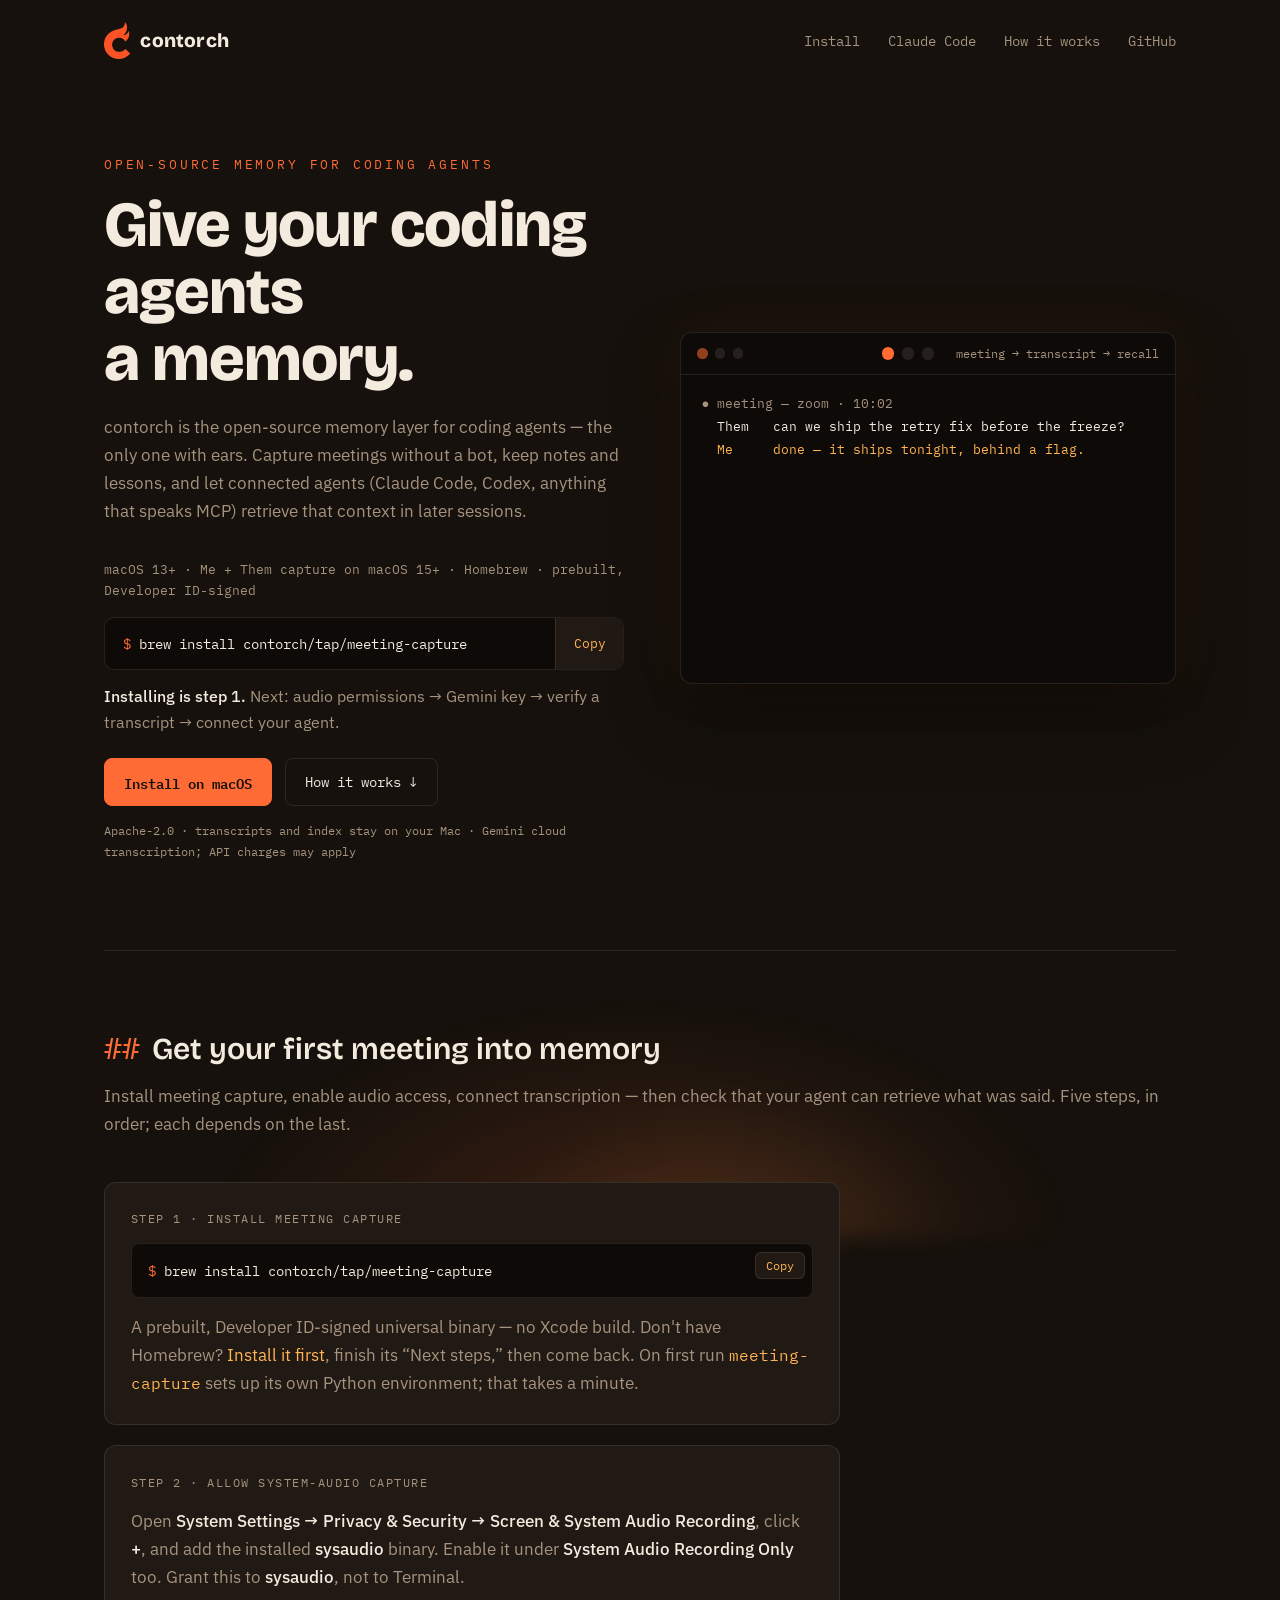
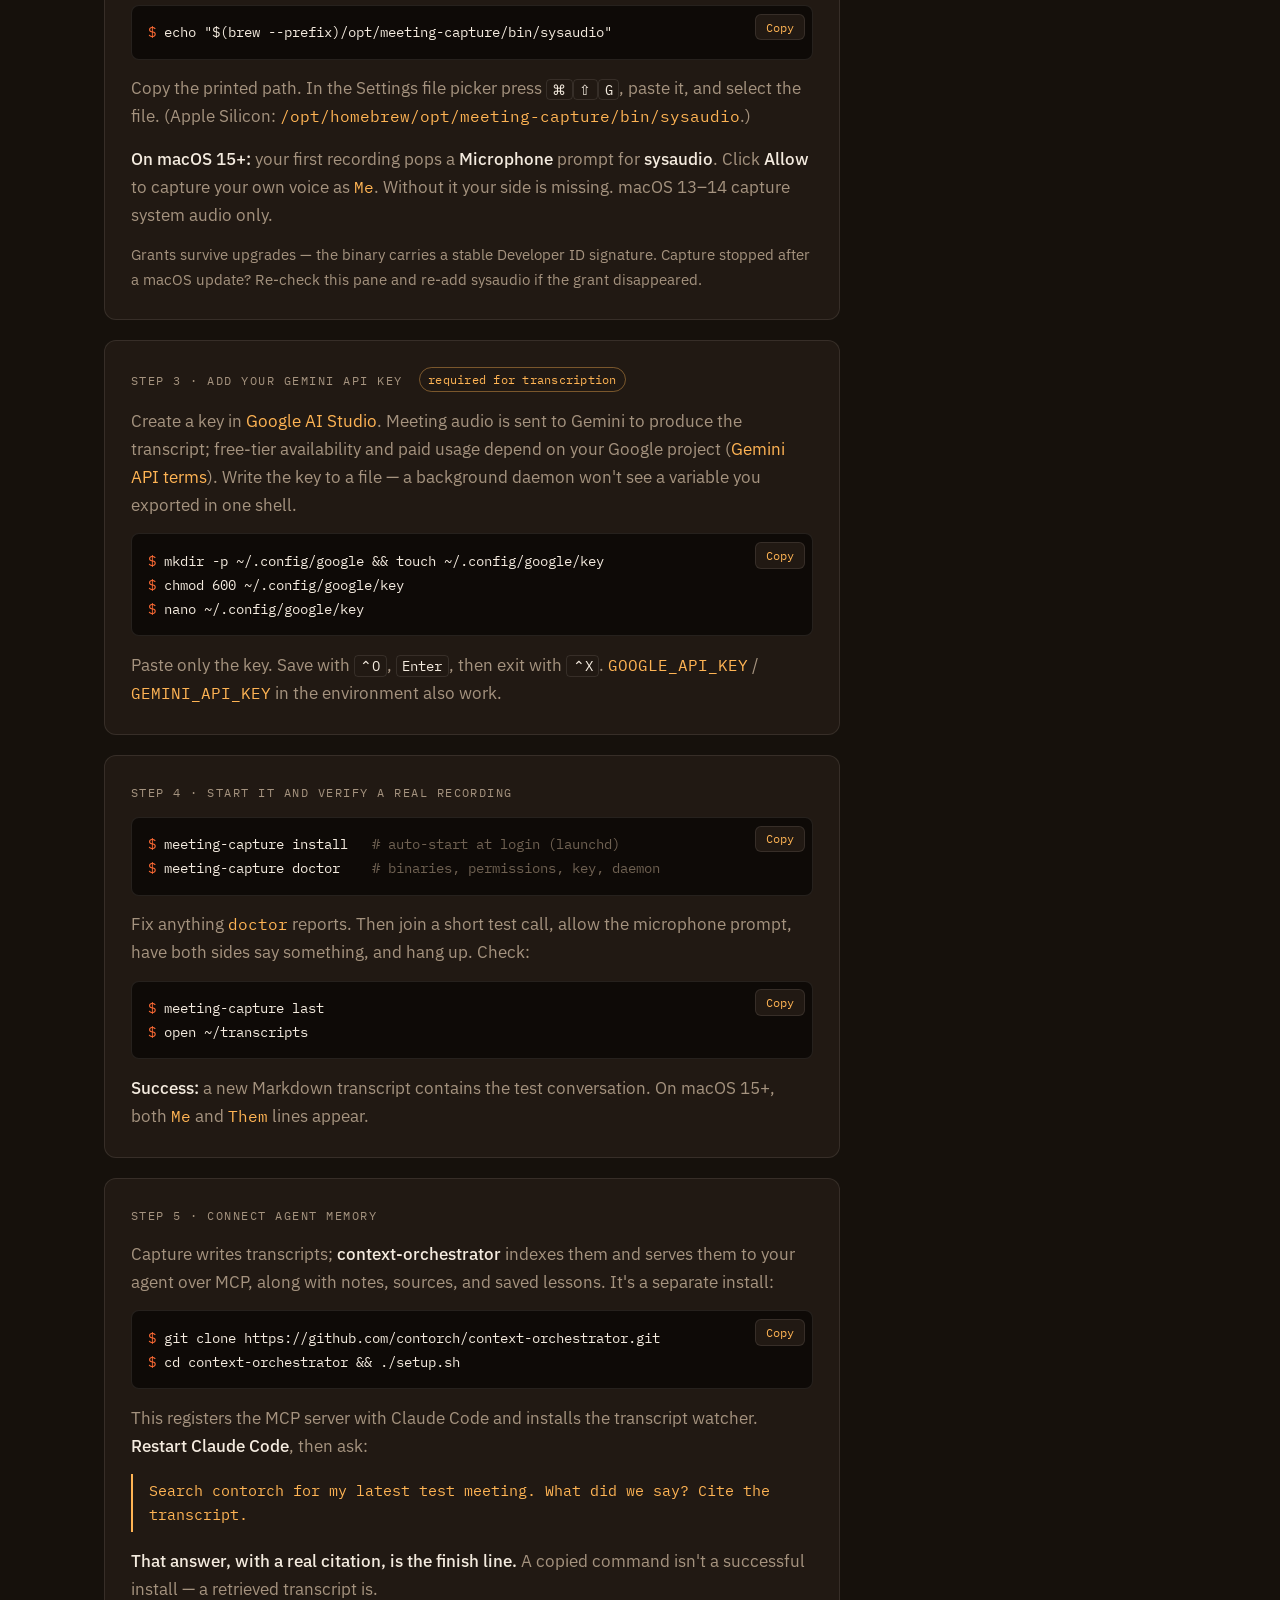
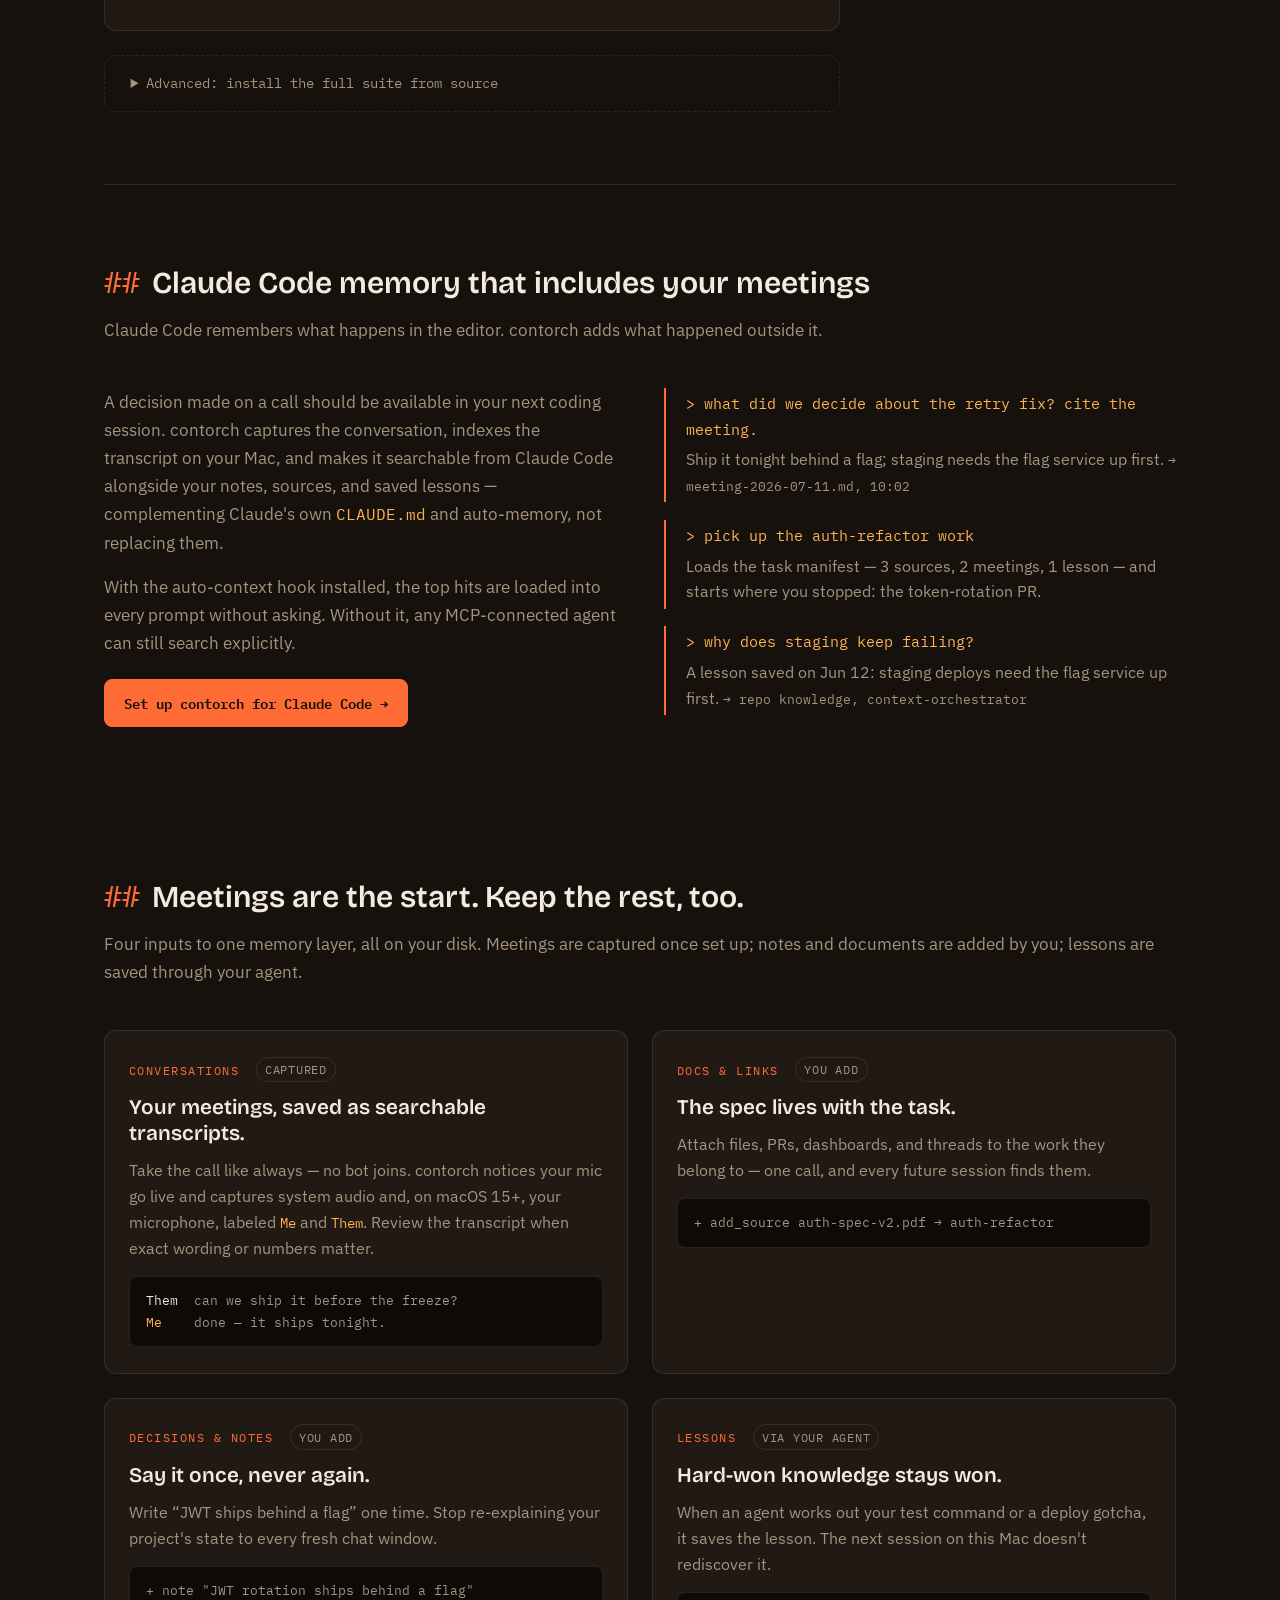
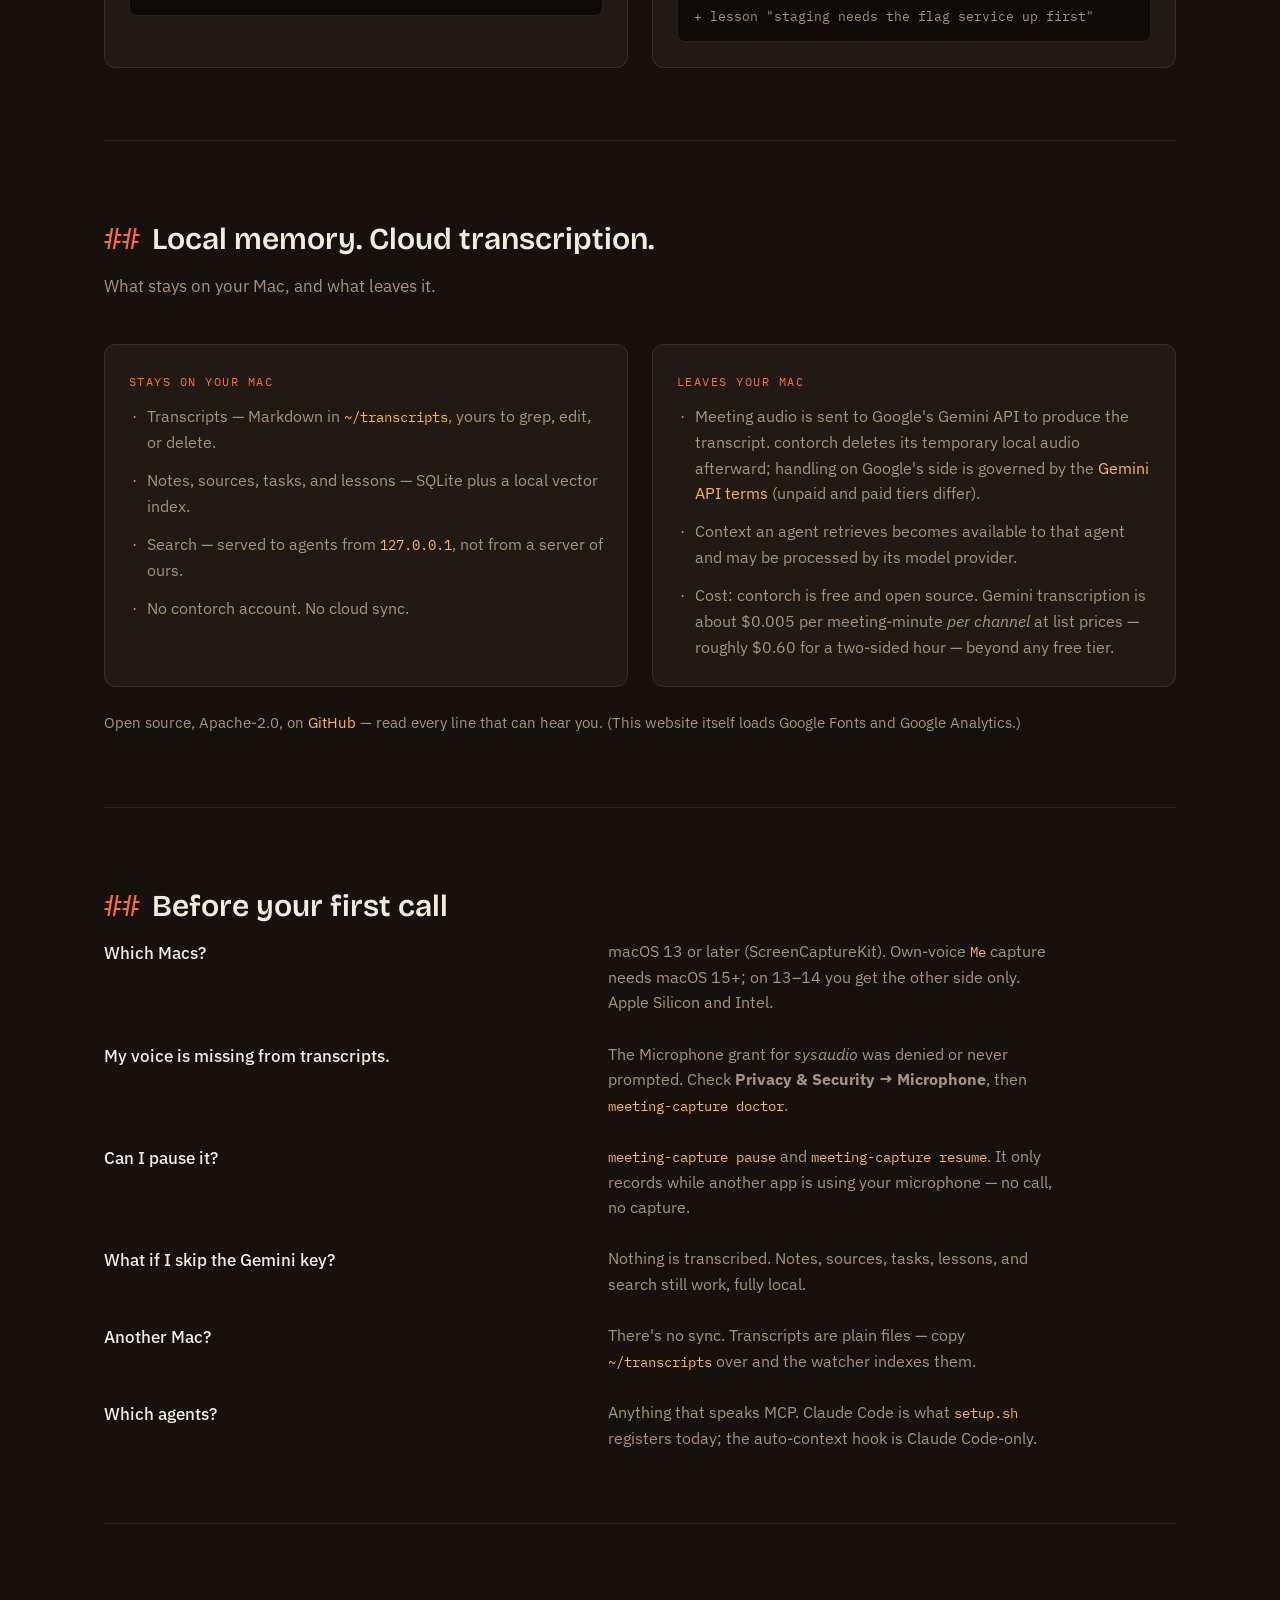
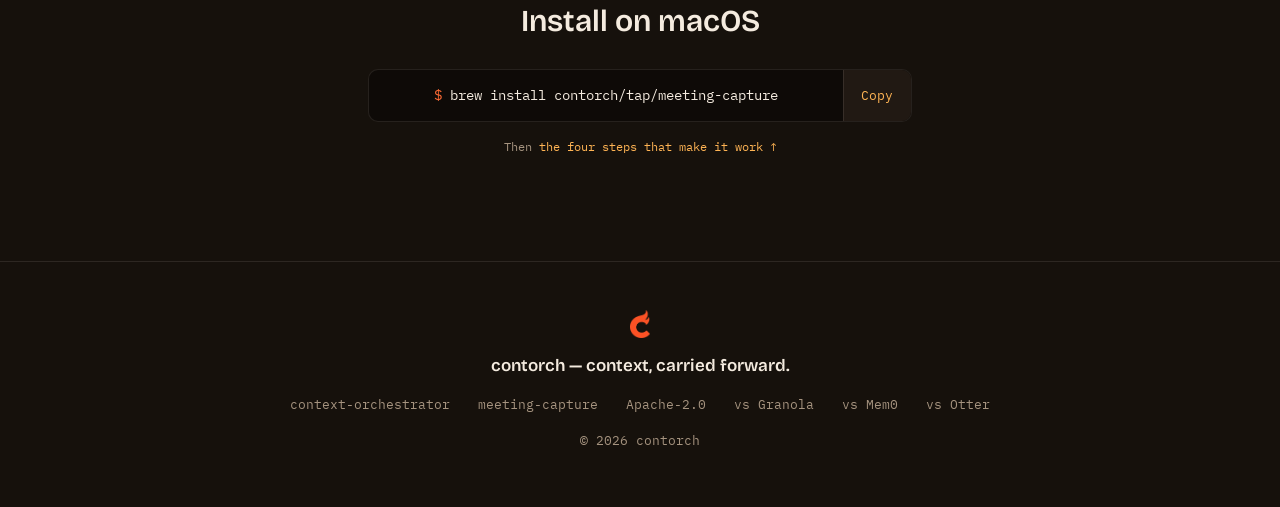
<file: index.html>
<!DOCTYPE html>
<html lang="en">
<head>
<meta charset="utf-8">
<meta name="viewport" content="width=device-width, initial-scale=1">
<title>contorch — Open-Source Memory for Coding Agents</title>
<meta name="description" content="Give Claude Code and other coding agents memory of meetings, notes, and lessons. Open-source for macOS. Local storage; Gemini cloud transcription. No meeting bot.">
<link rel="canonical" href="https://contorch.com/">
<meta property="og:title" content="contorch — open-source memory for coding agents">
<meta property="og:description" content="Give Claude Code and other coding agents memory of meetings, notes, and lessons. Open-source for macOS. Transcripts and index stay local; audio is transcribed by Gemini. No meeting bot.">
<meta property="og:url" content="https://contorch.com/">
<link rel="icon" type="image/png" href="favicon-64.png">
<link rel="preconnect" href="https://fonts.googleapis.com">
<link rel="preconnect" href="https://fonts.gstatic.com" crossorigin>
<link href="https://fonts.googleapis.com/css2?family=Bricolage+Grotesque:opsz,wght@12..96,600;12..96,800&family=IBM+Plex+Mono:wght@400;500;600&family=IBM+Plex+Sans:wght@400;500&display=swap" rel="stylesheet">
<link rel="stylesheet" href="styles.css">
<!-- Google tag (gtag.js) -->
<script async src="https://www.googletagmanager.com/gtag/js?id=G-X0YNYJRMWB"></script>
<script>
  window.dataLayer = window.dataLayer || [];
  function gtag(){dataLayer.push(arguments);}
  gtag('js', new Date());
  gtag('config', 'G-X0YNYJRMWB');
</script>
</head>
<body>

<nav>
  <a class="brand" href="#">
    <img src="logo-512.png" alt="" width="26" height="37">
    <span>contorch</span>
  </a>
  <div class="nav-links">
    <a href="#install">Install</a>
    <a href="#claude-code">Claude Code</a>
    <a href="#how">How it works</a>
    <a href="https://github.com/contorch" rel="noopener">GitHub</a>
  </div>
</nav>

<header class="hero">
  <div class="ember" aria-hidden="true"></div>
  <div class="hero-copy">
    <p class="eyebrow">open-source memory for coding agents</p>
    <h1>Give your coding agents a&nbsp;memory.</h1>
    <p class="sub">contorch is the open-source memory layer for coding agents — the only
    one with ears. Capture meetings without a bot, keep notes and lessons, and let
    connected agents (Claude&nbsp;Code, Codex, anything that speaks MCP) retrieve that
    context in later sessions.</p>
    <p class="platform">macOS 13+ · Me + Them capture on macOS 15+ · Homebrew · prebuilt, Developer&nbsp;ID-signed</p>
    <div class="install-cta">
      <code id="brew-cmd" data-cmd="brew install contorch/tap/meeting-capture"><span class="prompt">$</span> brew install contorch/tap/meeting-capture</code>
      <button id="copy-btn" type="button" data-copy="#brew-cmd" aria-label="Copy install command">Copy</button>
    </div>
    <p class="cta-next"><strong>Installing is step 1.</strong> Next: audio permissions → Gemini key → verify a transcript → connect your agent.</p>
    <div class="hero-actions">
      <a class="btn primary" href="#install">Install on macOS</a>
      <a class="btn ghost" href="#how">How it works ↓</a>
    </div>
    <p class="cta-note">Apache-2.0 · transcripts and index stay on your Mac · Gemini cloud transcription; API charges may apply</p>
  </div>

  <div class="terminal" id="terminal" aria-label="Demo: a decision made on a call, saved as a transcript, then recalled by an agent in a later session">
    <div class="term-bar"><i></i><i></i><i></i><span>meeting → transcript → recall</span></div>
    <div class="term-body" id="term-body">
      <noscript>
        <pre class="term-static">● meeting — zoom · 10:02
  Them   can we ship the retry fix before the freeze?
  Me     done — it ships tonight, behind a flag.
✓ saved → ~/transcripts/meeting-2026-07-11.md
+ lesson  "staging needs the flag service first"

# a week later — a fresh session on this Mac
> deploy the retry fix to staging
agent  working…
  ◆ staging needs the flag service first · saved lesson
  flag service up ✓ · deploying… ✓
  ◆ "it ships tonight, behind a flag" · meeting-2026-07-11.md, 10:02
  done — behind the flag, promise kept.</pre>
      </noscript>
    </div>
  </div>
</header>

<main>

<section id="install" class="install">
  <h2><span class="hash">##</span> Get your first meeting into memory</h2>
  <p class="section-sub">Install meeting capture, enable audio access, connect transcription — then
  check that your agent can retrieve what was said. Five steps, in order; each depends on the last.</p>

  <ol class="checklist">
    <li class="step">
      <p class="step-k">Step 1 · Install meeting capture</p>
      <div class="cmd">
        <pre><code data-cmd="brew install contorch/tap/meeting-capture"><span class="prompt">$</span> brew install contorch/tap/meeting-capture</code></pre>
        <button type="button" class="copy" aria-label="Copy command">Copy</button>
      </div>
      <p>A prebuilt, Developer ID-signed universal binary — no Xcode build. Don't have Homebrew?
      <a href="https://brew.sh/" rel="noopener">Install it first</a>, finish its “Next steps,”
      then come back. On first run <code>meeting-capture</code> sets up its own Python
      environment; that takes a minute.</p>
    </li>

    <li class="step">
      <p class="step-k">Step 2 · Allow system-audio capture</p>
      <p>Open <strong>System Settings → Privacy &amp; Security → Screen &amp; System Audio
      Recording</strong>, click <strong>+</strong>, and add the installed <strong>sysaudio</strong>
      binary. Enable it under <strong>System Audio Recording Only</strong> too. Grant this to
      <em>sysaudio</em>, not to Terminal.</p>
      <div class="cmd">
        <pre><code data-cmd='echo "$(brew --prefix)/opt/meeting-capture/bin/sysaudio"'><span class="prompt">$</span> echo "$(brew --prefix)/opt/meeting-capture/bin/sysaudio"</code></pre>
        <button type="button" class="copy" aria-label="Copy command">Copy</button>
      </div>
      <p>Copy the printed path. In the Settings file picker press <kbd>⌘</kbd><kbd>⇧</kbd><kbd>G</kbd>,
      paste it, and select the file. (Apple Silicon: <code>/opt/homebrew/opt/meeting-capture/bin/sysaudio</code>.)</p>
      <p><strong>On macOS 15+:</strong> your first recording pops a <strong>Microphone</strong>
      prompt for <em>sysaudio</em>. Click <strong>Allow</strong> to capture your own voice as
      <code>Me</code>. Without it your side is missing. macOS 13–14 capture system audio only.</p>
      <p class="note">Grants survive upgrades — the binary carries a stable Developer ID signature.
      Capture stopped after a macOS update? Re-check this pane and re-add sysaudio if the grant disappeared.</p>
    </li>

    <li class="step">
      <p class="step-k">Step 3 · Add your Gemini API key <span class="tag req">required for transcription</span></p>
      <p>Create a key in <a href="https://aistudio.google.com/apikey" rel="noopener">Google AI Studio</a>.
      Meeting audio is sent to Gemini to produce the transcript; free-tier availability and paid
      usage depend on your Google project (<a href="https://ai.google.dev/gemini-api/terms" rel="noopener">Gemini API terms</a>).
      Write the key to a file — a background daemon won't see a variable you exported in one shell.</p>
      <div class="cmd">
        <pre><code data-cmd="mkdir -p ~/.config/google &amp;&amp; touch ~/.config/google/key &amp;&amp; chmod 600 ~/.config/google/key &amp;&amp; nano ~/.config/google/key"><span class="prompt">$</span> mkdir -p ~/.config/google &amp;&amp; touch ~/.config/google/key
<span class="prompt">$</span> chmod 600 ~/.config/google/key
<span class="prompt">$</span> nano ~/.config/google/key</code></pre>
        <button type="button" class="copy" aria-label="Copy commands">Copy</button>
      </div>
      <p>Paste only the key. Save with <kbd>⌃O</kbd>, <kbd>Enter</kbd>, then exit with <kbd>⌃X</kbd>.
      <code>GOOGLE_API_KEY</code> / <code>GEMINI_API_KEY</code> in the environment also work.</p>
    </li>

    <li class="step">
      <p class="step-k">Step 4 · Start it and verify a real recording</p>
      <div class="cmd">
        <pre><code data-cmd="meeting-capture install &amp;&amp; meeting-capture doctor"><span class="prompt">$</span> meeting-capture install   <span class="ann"># auto-start at login (launchd)</span>
<span class="prompt">$</span> meeting-capture doctor    <span class="ann"># binaries, permissions, key, daemon</span></code></pre>
        <button type="button" class="copy" aria-label="Copy commands">Copy</button>
      </div>
      <p>Fix anything <code>doctor</code> reports. Then join a short test call, allow the
      microphone prompt, have both sides say something, and hang up. Check:</p>
      <div class="cmd">
        <pre><code data-cmd="meeting-capture last &amp;&amp; open ~/transcripts"><span class="prompt">$</span> meeting-capture last
<span class="prompt">$</span> open ~/transcripts</code></pre>
        <button type="button" class="copy" aria-label="Copy commands">Copy</button>
      </div>
      <p><strong class="ok">Success:</strong> a new Markdown transcript contains the test conversation.
      On macOS 15+, both <code>Me</code> and <code>Them</code> lines appear.</p>
    </li>

    <li class="step">
      <p class="step-k">Step 5 · Connect agent memory</p>
      <p>Capture writes transcripts; <strong>context-orchestrator</strong> indexes them and serves
      them to your agent over MCP, along with notes, sources, and saved lessons. It's a separate
      install:</p>
      <div class="cmd">
        <pre><code data-cmd="git clone https://github.com/contorch/context-orchestrator.git &amp;&amp; cd context-orchestrator &amp;&amp; ./setup.sh"><span class="prompt">$</span> git clone https://github.com/contorch/context-orchestrator.git
<span class="prompt">$</span> cd context-orchestrator &amp;&amp; ./setup.sh</code></pre>
        <button type="button" class="copy" aria-label="Copy commands">Copy</button>
      </div>
      <p>This registers the MCP server with Claude Code and installs the transcript watcher.
      <strong>Restart Claude Code</strong>, then ask:</p>
      <blockquote class="prompt-try">Search contorch for my latest test meeting. What did we say? Cite the transcript.</blockquote>
      <p><strong class="ok">That answer, with a real citation, is the finish line.</strong> A copied
      command isn't a successful install — a retrieved transcript is.</p>
    </li>
  </ol>

  <details class="advanced">
    <summary>Advanced: install the full suite from source</summary>
    <div class="cmd">
      <pre><code data-cmd="curl -fsSL https://contorch.com/install | bash"><span class="prompt">$</span> curl -fsSL https://contorch.com/install | bash</code></pre>
      <button type="button" class="copy" aria-label="Copy command">Copy</button>
    </div>
    <p>Installs context-orchestrator, meeting-capture, the menu-bar monitor, and the Claude Code
    auto-context hook in one go. It currently <strong>builds meeting-capture from source</strong> and
    needs the Xcode Command Line Tools. Audio permissions and a Gemini key are still required. If you
    already installed capture with Homebrew, use the steps above instead — this path won't preserve
    the signed binary.</p>
  </details>
</section>

<section id="claude-code" class="cc">
  <h2><span class="hash">##</span> Claude Code memory that includes your meetings</h2>
  <p class="section-sub">Claude Code remembers what happens in the editor. contorch adds what happened
  outside it.</p>
  <div class="cc-grid">
    <div>
      <p>A decision made on a call should be available in your next coding session. contorch captures
      the conversation, indexes the transcript on your Mac, and makes it searchable from Claude Code
      alongside your notes, sources, and saved lessons — complementing Claude's own <code>CLAUDE.md</code>
      and auto-memory, not replacing them.</p>
      <p>With the auto-context hook installed, the top hits are loaded into every prompt without
      asking. Without it, any MCP-connected agent can still search explicitly.</p>
      <a class="btn primary" href="#install">Set up contorch for Claude Code →</a>
    </div>
    <div class="qa-list">
      <div class="qa">
        <p class="q">&gt; what did we decide about the retry fix? cite the meeting.</p>
        <p class="a">Ship it tonight behind a flag; staging needs the flag service up first.
        <span class="cite">→ meeting-2026-07-11.md, 10:02</span></p>
      </div>
      <div class="qa">
        <p class="q">&gt; pick up the auth-refactor work</p>
        <p class="a">Loads the task manifest — 3 sources, 2 meetings, 1 lesson — and starts
        where you stopped: the token-rotation PR.</p>
      </div>
      <div class="qa">
        <p class="q">&gt; why does staging keep failing?</p>
        <p class="a">A lesson saved on Jun 12: staging deploys need the flag service up first.
        <span class="cite">→ repo knowledge, context-orchestrator</span></p>
      </div>
    </div>
  </div>
</section>

<section id="how" class="sources">
  <h2><span class="hash">##</span> Meetings are the start. Keep the rest, too.</h2>
  <p class="section-sub">Four inputs to one memory layer, all on your disk. Meetings are captured
  once set up; notes and documents are added by you; lessons are saved through your agent.</p>
  <div class="source-grid">
    <div class="source">
      <p class="step-k">Conversations <span class="tag">captured</span></p>
      <h3>Your meetings, saved as searchable transcripts.</h3>
      <p>Take the call like always — no bot joins. contorch notices your mic go live and captures
      system audio and, on macOS 15+, your microphone, labeled <code>Me</code> and <code>Them</code>.
      Review the transcript when exact wording or numbers matter.</p>
      <pre><code><span class="tl-them">Them</span>  can we ship it before the freeze?
<span class="tl-me">Me</span>    done — it ships tonight.</code></pre>
    </div>
    <div class="source">
      <p class="step-k">Docs &amp; links <span class="tag">you add</span></p>
      <h3>The spec lives with the task.</h3>
      <p>Attach files, PRs, dashboards, and threads to the work they belong to —
      one call, and every future session finds them.</p>
      <pre><code>+ add_source auth-spec-v2.pdf → auth-refactor</code></pre>
    </div>
    <div class="source">
      <p class="step-k">Decisions &amp; notes <span class="tag">you add</span></p>
      <h3>Say it once, never again.</h3>
      <p>Write “JWT ships behind a flag” one time. Stop re-explaining your
      project's state to every fresh chat window.</p>
      <pre><code>+ note "JWT rotation ships behind a flag"</code></pre>
    </div>
    <div class="source">
      <p class="step-k">Lessons <span class="tag">via your agent</span></p>
      <h3>Hard-won knowledge stays won.</h3>
      <p>When an agent works out your test command or a deploy gotcha, it saves
      the lesson. The next session on this Mac doesn't rediscover it.</p>
      <pre><code>+ lesson "staging needs the flag service up first"</code></pre>
    </div>
  </div>
</section>

<section class="flow">
  <h2><span class="hash">##</span> Local memory. Cloud transcription.</h2>
  <p class="section-sub">What stays on your Mac, and what leaves it.</p>
  <div class="flow-grid">
    <div class="flow-col">
      <p class="step-k">Stays on your Mac</p>
      <ul>
        <li>Transcripts — Markdown in <code>~/transcripts</code>, yours to grep, edit, or delete.</li>
        <li>Notes, sources, tasks, and lessons — SQLite plus a local vector index.</li>
        <li>Search — served to agents from <code>127.0.0.1</code>, not from a server of ours.</li>
        <li>No contorch account. No cloud sync.</li>
      </ul>
    </div>
    <div class="flow-col">
      <p class="step-k">Leaves your Mac</p>
      <ul>
        <li>Meeting audio is sent to Google's Gemini API to produce the transcript. contorch deletes
        its temporary local audio afterward; handling on Google's side is governed by the
        <a href="https://ai.google.dev/gemini-api/terms" rel="noopener">Gemini API terms</a>
        (unpaid and paid tiers differ).</li>
        <li>Context an agent retrieves becomes available to that agent and may be processed by its
        model provider.</li>
        <li>Cost: contorch is free and open source. Gemini transcription is about $0.005 per
        meeting-minute <em>per channel</em> at list prices — roughly $0.60 for a two-sided hour —
        beyond any free tier.</li>
      </ul>
    </div>
  </div>
  <p class="note">Open source, Apache-2.0, on <a href="https://github.com/contorch" rel="noopener">GitHub</a> —
  read every line that can hear you. (This website itself loads Google Fonts and Google Analytics.)</p>
</section>

<section class="faq">
  <h2><span class="hash">##</span> Before your first call</h2>
  <dl>
    <dt>Which Macs?</dt>
    <dd>macOS 13 or later (ScreenCaptureKit). Own-voice <code>Me</code> capture needs macOS 15+; on
    13–14 you get the other side only. Apple Silicon and Intel.</dd>
    <dt>My voice is missing from transcripts.</dt>
    <dd>The Microphone grant for <em>sysaudio</em> was denied or never prompted. Check
    <strong>Privacy &amp; Security → Microphone</strong>, then <code>meeting-capture doctor</code>.</dd>
    <dt>Can I pause it?</dt>
    <dd><code>meeting-capture pause</code> and <code>meeting-capture resume</code>. It only records
    while another app is using your microphone — no call, no capture.</dd>
    <dt>What if I skip the Gemini key?</dt>
    <dd>Nothing is transcribed. Notes, sources, tasks, lessons, and search still work, fully local.</dd>
    <dt>Another Mac?</dt>
    <dd>There's no sync. Transcripts are plain files — copy <code>~/transcripts</code> over and the
    watcher indexes them.</dd>
    <dt>Which agents?</dt>
    <dd>Anything that speaks MCP. Claude Code is what <code>setup.sh</code> registers today; the
    auto-context hook is Claude Code-only.</dd>
  </dl>
</section>

<section class="cta-end">
  <h2>Install on macOS</h2>
  <div class="install-cta">
    <code data-cmd="brew install contorch/tap/meeting-capture"><span class="prompt">$</span> brew install contorch/tap/meeting-capture</code>
    <button type="button" class="copy" data-copy="prev" aria-label="Copy install command">Copy</button>
  </div>
  <p class="cta-note">Then <a href="#install">the four steps that make it work ↑</a></p>
</section>
</main>

<footer>
  <img src="logo-512.png" alt="contorch" width="20" height="28">
  <p>contorch — context, carried forward.</p>
  <div class="foot-links">
    <a href="https://github.com/contorch/context-orchestrator" rel="noopener">context-orchestrator</a>
    <a href="https://github.com/contorch/meeting-capture" rel="noopener">meeting-capture</a>
    <a href="https://github.com/contorch/meeting-capture/blob/main/LICENSE" rel="noopener">Apache-2.0</a>
    <a href="/vs/granola/">vs Granola</a>
    <a href="/vs/mem0/">vs Mem0</a>
    <a href="/vs/otter/">vs Otter</a>
  </div>
  <p class="quiet">© 2026 contorch</p>
</footer>

<script src="script.js"></script>
</body>
</html>
</file>
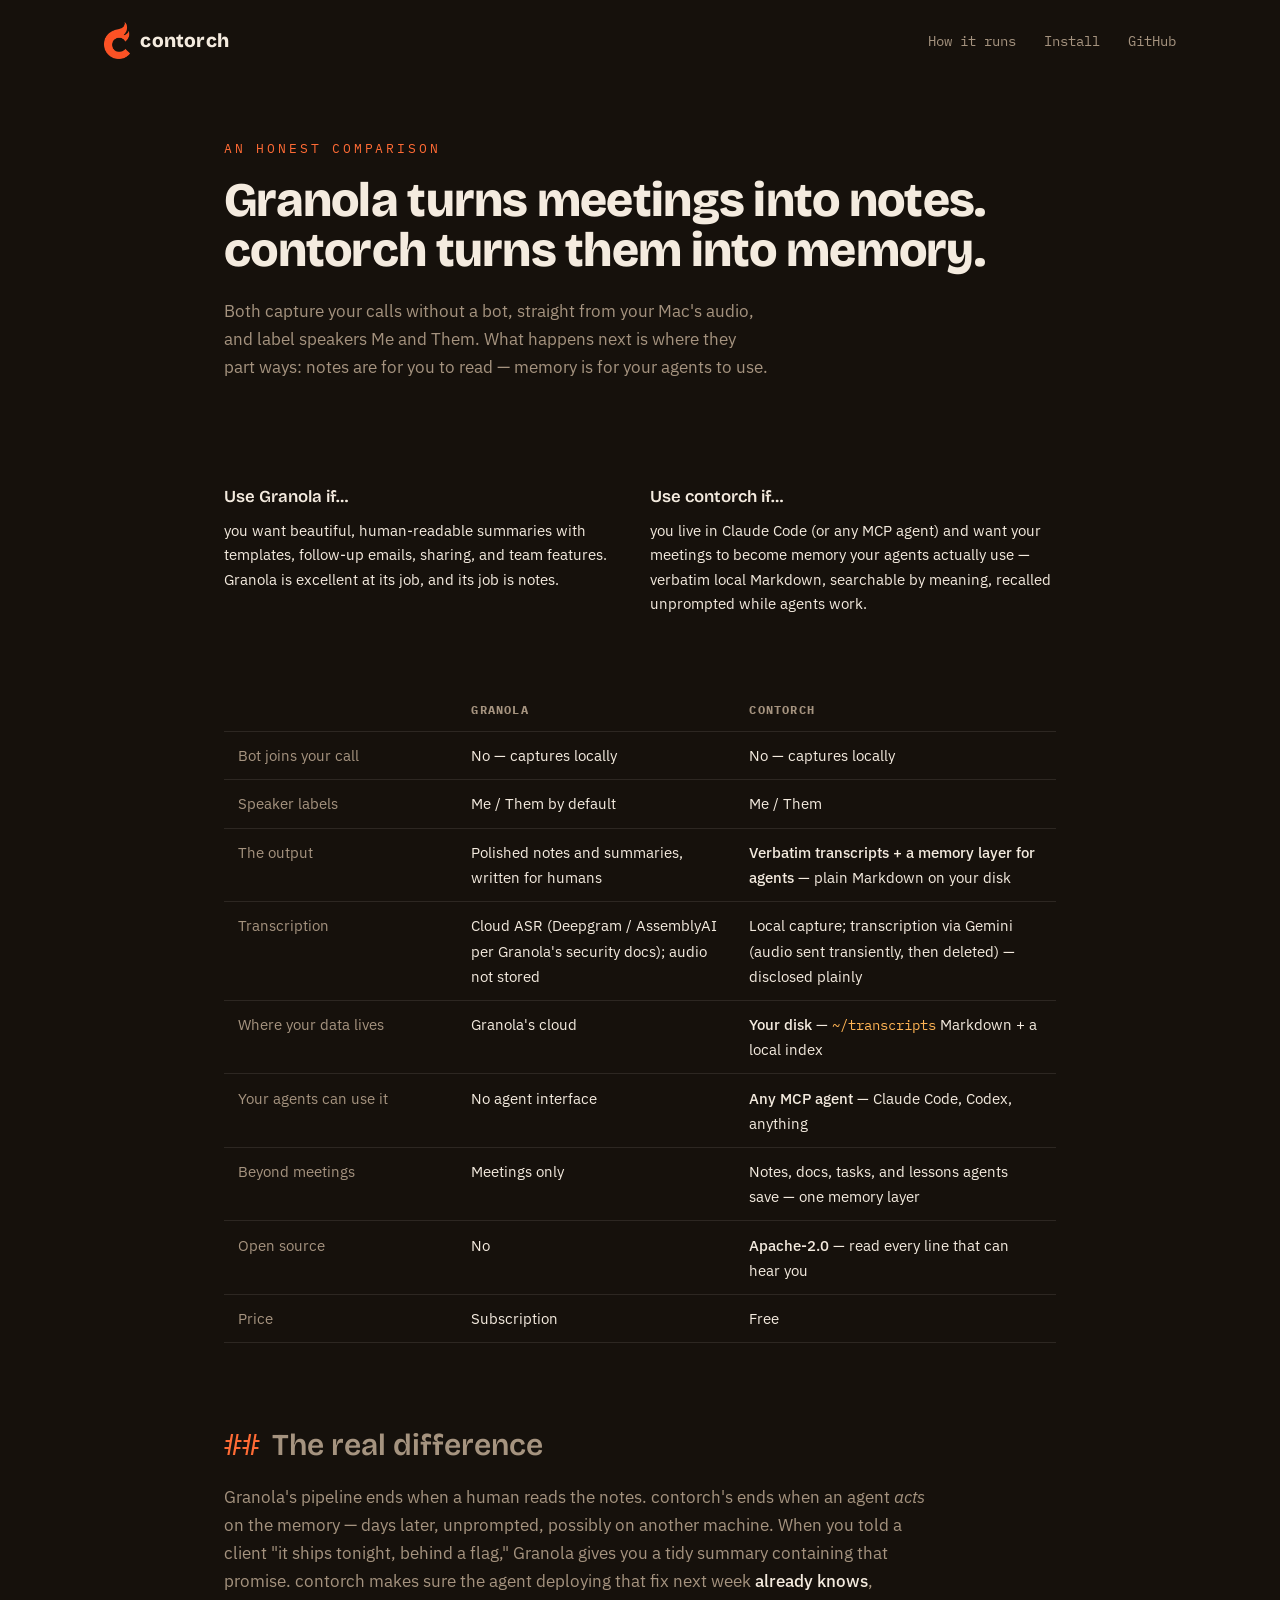
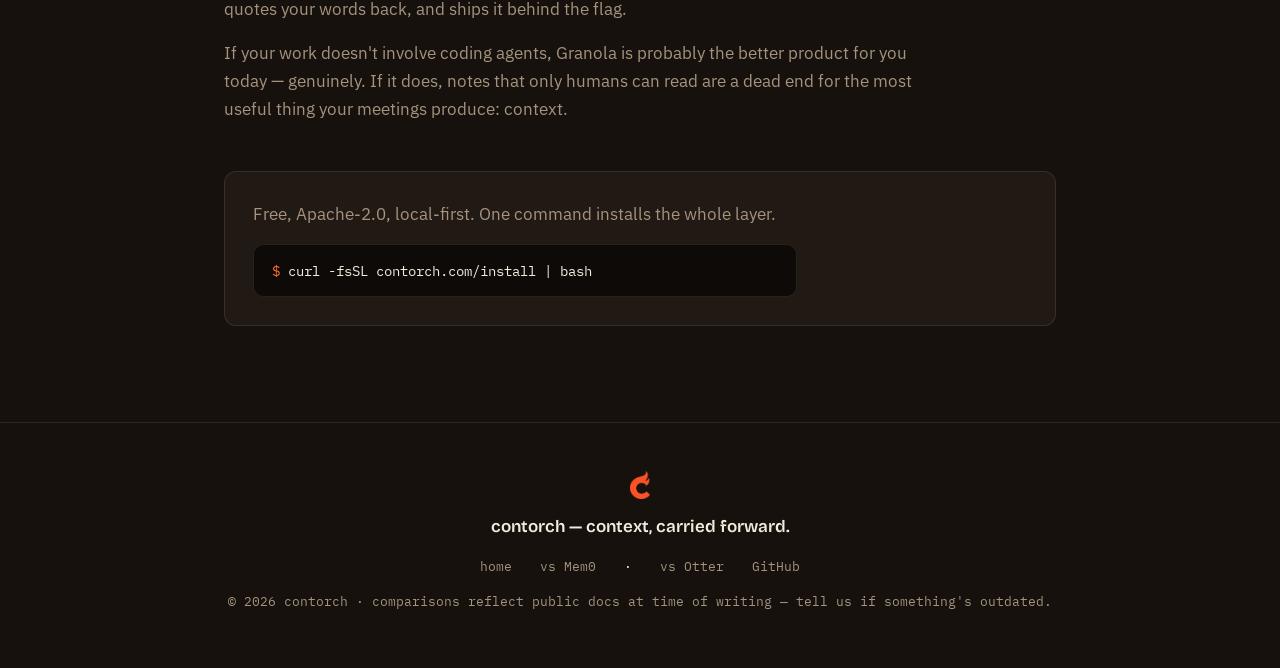
<file: vs/granola/index.html>
<!DOCTYPE html>
<html lang="en">
<head>
<meta charset="utf-8">
<meta name="viewport" content="width=device-width, initial-scale=1">
<title>Open-source Granola alternative — contorch vs Granola</title>
<meta name="description" content="Granola turns meetings into polished notes for humans. contorch turns them into memory your coding agents use — open source, local Markdown, no bot. An honest comparison.">
<link rel="canonical" href="https://contorch.com/vs/granola/">
<meta property="og:title" content="Open-source Granola alternative — contorch vs Granola">
<meta property="og:description" content="Granola turns meetings into polished notes for humans. contorch turns them into memory your coding agents use — open source, local Markdown, no bot. An honest comparison.">
<meta property="og:url" content="https://contorch.com/vs/granola/">
<link rel="icon" type="image/png" href="/favicon-64.png">
<link rel="preconnect" href="https://fonts.googleapis.com">
<link rel="preconnect" href="https://fonts.gstatic.com" crossorigin>
<link href="https://fonts.googleapis.com/css2?family=Bricolage+Grotesque:opsz,wght@12..96,600;12..96,800&family=IBM+Plex+Mono:wght@400;500;600&family=IBM+Plex+Sans:wght@400;500&display=swap" rel="stylesheet">
<link rel="stylesheet" href="/styles.css">
<!-- Google tag (gtag.js) -->
<script async src="https://www.googletagmanager.com/gtag/js?id=G-X0YNYJRMWB"></script>
<script>
  window.dataLayer = window.dataLayer || [];
  function gtag(){dataLayer.push(arguments);}
  gtag('js', new Date());
  gtag('config', 'G-X0YNYJRMWB');
</script>
<style>
.compare-wrap{max-width:880px;margin:0 auto;padding:0 1.5rem 4rem}
.compare-hero{padding:3.5rem 0 2rem}
.compare-hero h1{font-size:clamp(2rem,4.5vw,3rem)}
.verdict{display:grid;grid-template-columns:1fr 1fr;gap:1.25rem;margin:2.25rem 0}
.verdict .card h3{font-family:var(--display);font-weight:600;font-size:1.05rem;margin-bottom:.5rem}
.verdict .card p{font-size:.93rem}
table.cmp{width:100%;border-collapse:collapse;margin:2.25rem 0;font-size:.95rem}
table.cmp th,table.cmp td{text-align:left;padding:.7rem .9rem;border-bottom:1px solid var(--line);vertical-align:top}
table.cmp th{font-family:var(--mono);font-size:.75rem;letter-spacing:.1em;text-transform:uppercase;color:var(--ash)}
table.cmp td:first-child{color:var(--ash);width:28%}
table.cmp td strong{color:var(--cream);font-weight:500}
.cmp-scroll{overflow-x:auto}
.prose{color:var(--ash);max-width:44rem}
.prose p{margin-bottom:1rem}
.prose strong{color:var(--cream);font-weight:500}
.prose h2{margin:2.5rem 0 .75rem}
.cta-band{margin:3rem 0 0;padding:1.75rem;border:1px solid var(--line);border-radius:12px;background:var(--soot)}
.cta-band p{color:var(--ash);margin-bottom:1rem}
</style>
</head>
<body>
<nav>
  <a class="brand" href="/">
    <img src="/logo-512.png" alt="" width="26" height="37">
    <span>contorch</span>
  </a>
  <div class="nav-links">
    <a href="/#how">How it runs</a>
    <a href="/#install">Install</a>
    <a href="https://github.com/contorch" rel="noopener">GitHub</a>
  </div>
</nav>
<div class="compare-wrap">
  <header class="compare-hero">
    <p class="eyebrow">an honest comparison</p>
    <h1>Granola turns meetings into notes. contorch turns them into memory.</h1>
    <p class="sub">Both capture your calls without a bot, straight from your Mac's audio, and label speakers Me and Them. What happens next is where they part ways: notes are for you to read — memory is for your agents to use.</p>
  </header>

  <div class="verdict">
    <div class="card"><h3>Use Granola if…</h3><p>you want beautiful, human-readable summaries with templates, follow-up emails, sharing, and team features. Granola is excellent at its job, and its job is notes.</p></div>
    <div class="card"><h3>Use contorch if…</h3><p>you live in Claude Code (or any MCP agent) and want your meetings to become memory your agents actually use — verbatim local Markdown, searchable by meaning, recalled unprompted while agents work.</p></div>
  </div>

  <div class="cmp-scroll">
  <table class="cmp">
    <thead><tr><th></th><th>Granola</th><th>contorch</th></tr></thead>
    <tbody>
<tr><td>Bot joins your call</td><td>No — captures locally</td><td>No — captures locally</td></tr>
<tr><td>Speaker labels</td><td>Me / Them by default</td><td>Me / Them</td></tr>
<tr><td>The output</td><td>Polished notes and summaries, written for humans</td><td><strong>Verbatim transcripts + a memory layer for agents</strong> — plain Markdown on your disk</td></tr>
<tr><td>Transcription</td><td>Cloud ASR (Deepgram / AssemblyAI per Granola's security docs); audio not stored</td><td>Local capture; transcription via Gemini (audio sent transiently, then deleted) — disclosed plainly</td></tr>
<tr><td>Where your data lives</td><td>Granola's cloud</td><td><strong>Your disk</strong> — <code>~/transcripts</code> Markdown + a local index</td></tr>
<tr><td>Your agents can use it</td><td>No agent interface</td><td><strong>Any MCP agent</strong> — Claude Code, Codex, anything</td></tr>
<tr><td>Beyond meetings</td><td>Meetings only</td><td>Notes, docs, tasks, and lessons agents save — one memory layer</td></tr>
<tr><td>Open source</td><td>No</td><td><strong>Apache-2.0</strong> — read every line that can hear you</td></tr>
<tr><td>Price</td><td>Subscription</td><td>Free</td></tr>
    </tbody>
  </table>
  </div>

  <div class="prose">
<h2><span class="hash">##</span> The real difference</h2>
<p>Granola's pipeline ends when a human reads the notes. contorch's ends when an
agent <em>acts</em> on the memory — days later, unprompted, possibly on another
machine. When you told a client "it ships tonight, behind a flag," Granola gives
you a tidy summary containing that promise. contorch makes sure the agent
deploying that fix next week <strong>already knows</strong>, quotes your words
back, and ships it behind the flag.</p>
<p>If your work doesn't involve coding agents, Granola is probably the better
product for you today — genuinely. If it does, notes that only humans can read
are a dead end for the most useful thing your meetings produce: context.</p>
  </div>

  <div class="cta-band">
  <p>Free, Apache-2.0, local-first. One command installs the whole layer.</p>
  <div class="install-cta">
    <code><span class="prompt">$</span> curl -fsSL contorch.com/install | bash</code>
  </div>
</div>
</div>
<footer>
  <img src="/logo-512.png" alt="contorch" width="20" height="28">
  <p>contorch — context, carried forward.</p>
  <div class="foot-links">
    <a href="/">home</a>
    <a href="/vs/mem0/">vs Mem0</a> · <a href="/vs/otter/">vs Otter</a>
    <a href="https://github.com/contorch" rel="noopener">GitHub</a>
  </div>
  <p class="quiet">© 2026 contorch · comparisons reflect public docs at time of writing — tell us if something's outdated.</p>
</footer>
</body>
</html>
</file>
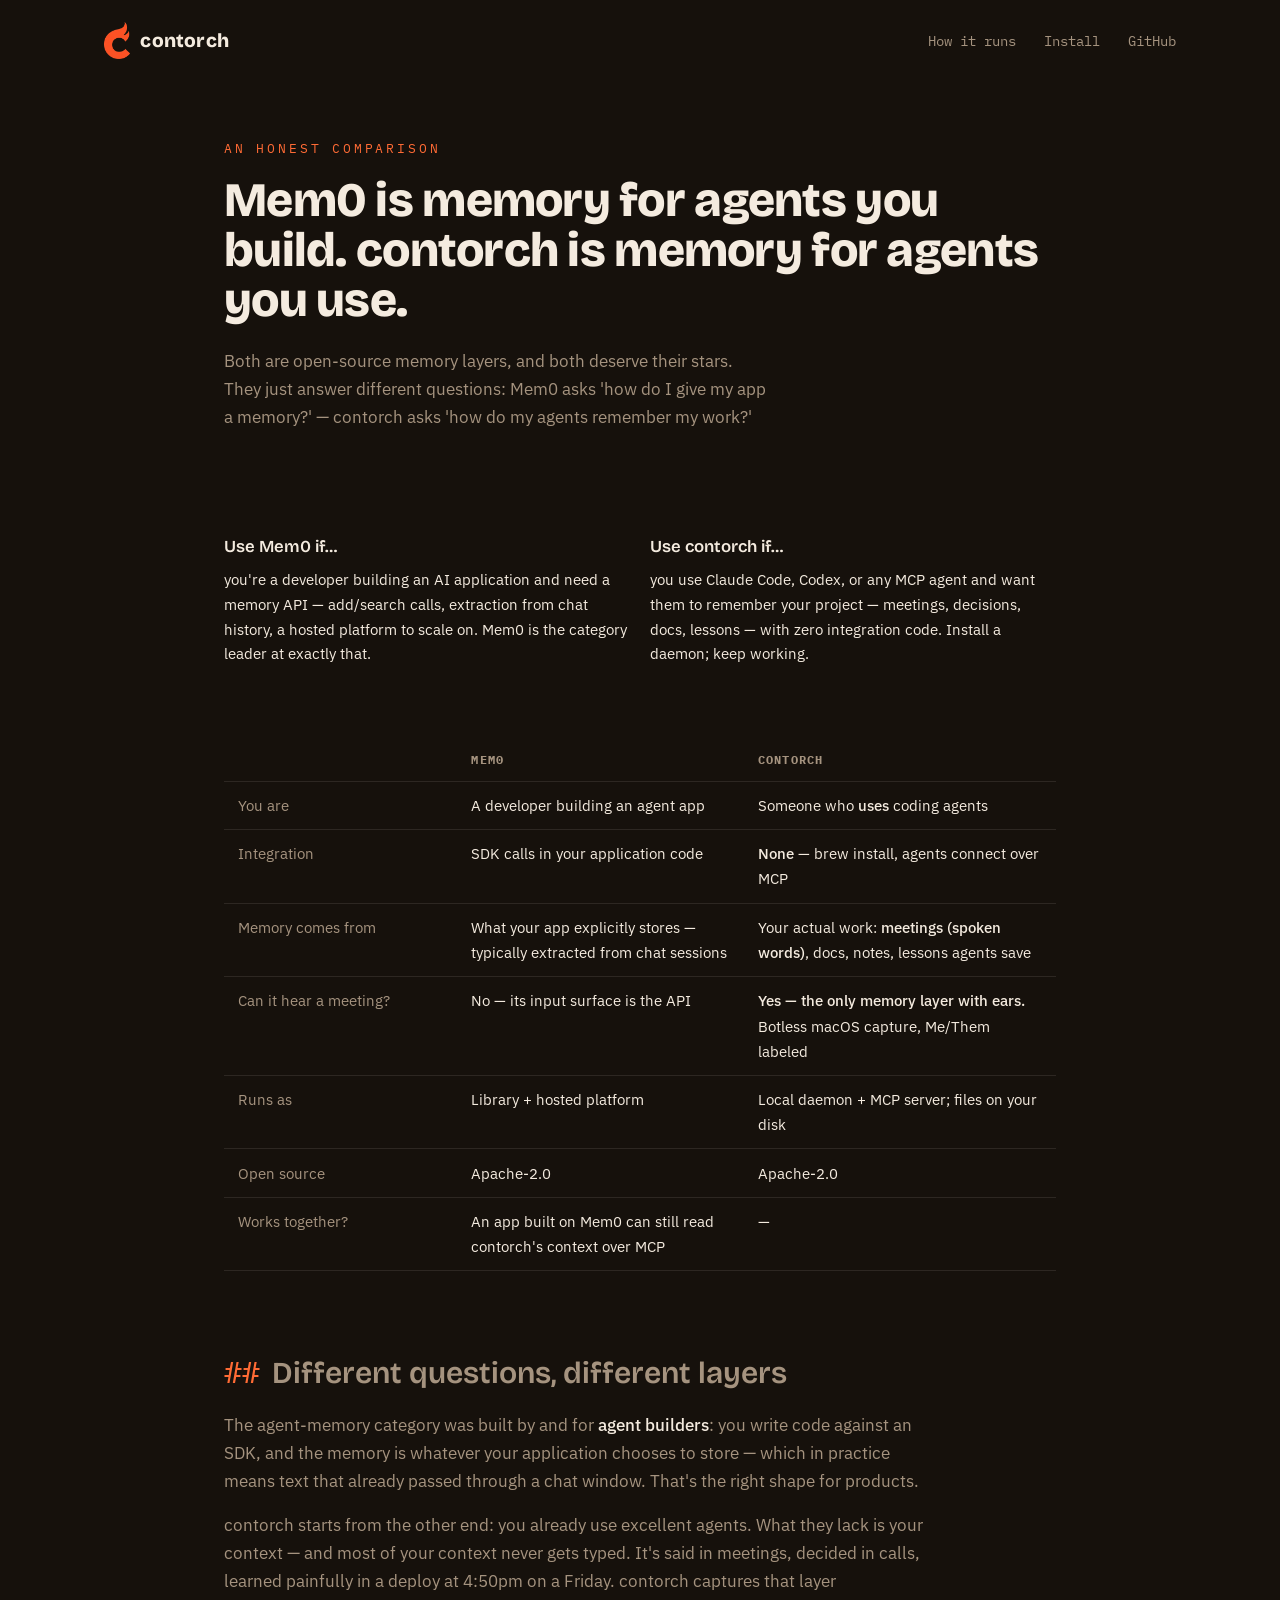
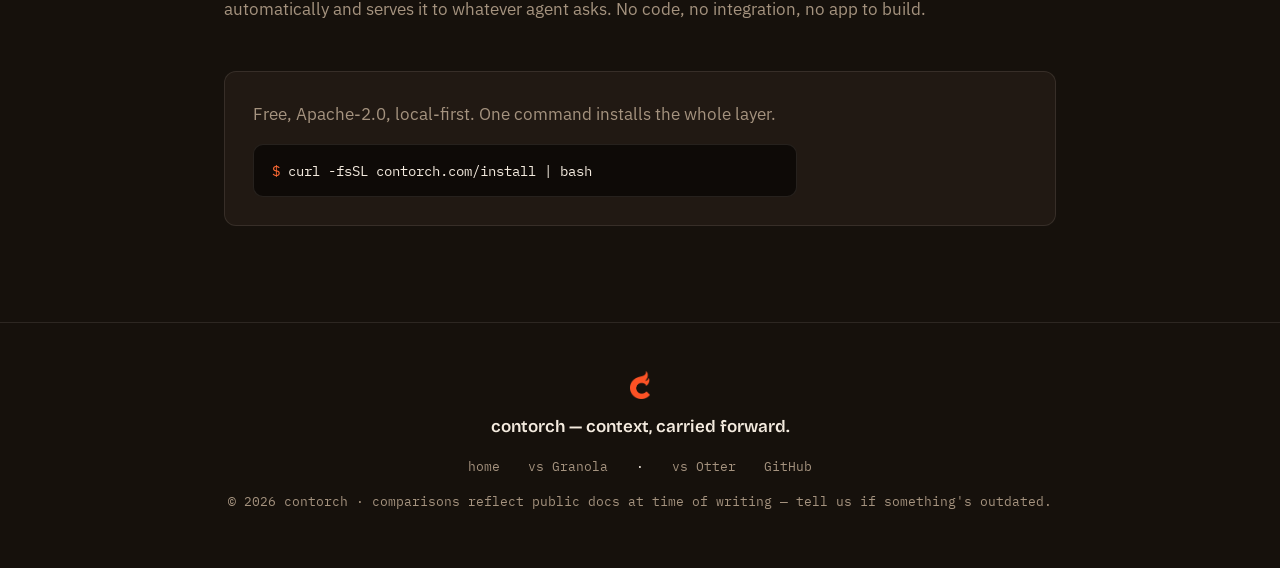
<file: vs/mem0/index.html>
<!DOCTYPE html>
<html lang="en">
<head>
<meta charset="utf-8">
<meta name="viewport" content="width=device-width, initial-scale=1">
<title>contorch vs Mem0 — memory for using agents vs building them</title>
<meta name="description" content="Mem0 is a memory SDK for developers building AI apps. contorch is a memory layer for people who use coding agents — zero integration, fed by your real work. An honest comparison.">
<link rel="canonical" href="https://contorch.com/vs/mem0/">
<meta property="og:title" content="contorch vs Mem0 — memory for using agents vs building them">
<meta property="og:description" content="Mem0 is a memory SDK for developers building AI apps. contorch is a memory layer for people who use coding agents — zero integration, fed by your real work. An honest comparison.">
<meta property="og:url" content="https://contorch.com/vs/mem0/">
<link rel="icon" type="image/png" href="/favicon-64.png">
<link rel="preconnect" href="https://fonts.googleapis.com">
<link rel="preconnect" href="https://fonts.gstatic.com" crossorigin>
<link href="https://fonts.googleapis.com/css2?family=Bricolage+Grotesque:opsz,wght@12..96,600;12..96,800&family=IBM+Plex+Mono:wght@400;500;600&family=IBM+Plex+Sans:wght@400;500&display=swap" rel="stylesheet">
<link rel="stylesheet" href="/styles.css">
<!-- Google tag (gtag.js) -->
<script async src="https://www.googletagmanager.com/gtag/js?id=G-X0YNYJRMWB"></script>
<script>
  window.dataLayer = window.dataLayer || [];
  function gtag(){dataLayer.push(arguments);}
  gtag('js', new Date());
  gtag('config', 'G-X0YNYJRMWB');
</script>
<style>
.compare-wrap{max-width:880px;margin:0 auto;padding:0 1.5rem 4rem}
.compare-hero{padding:3.5rem 0 2rem}
.compare-hero h1{font-size:clamp(2rem,4.5vw,3rem)}
.verdict{display:grid;grid-template-columns:1fr 1fr;gap:1.25rem;margin:2.25rem 0}
.verdict .card h3{font-family:var(--display);font-weight:600;font-size:1.05rem;margin-bottom:.5rem}
.verdict .card p{font-size:.93rem}
table.cmp{width:100%;border-collapse:collapse;margin:2.25rem 0;font-size:.95rem}
table.cmp th,table.cmp td{text-align:left;padding:.7rem .9rem;border-bottom:1px solid var(--line);vertical-align:top}
table.cmp th{font-family:var(--mono);font-size:.75rem;letter-spacing:.1em;text-transform:uppercase;color:var(--ash)}
table.cmp td:first-child{color:var(--ash);width:28%}
table.cmp td strong{color:var(--cream);font-weight:500}
.cmp-scroll{overflow-x:auto}
.prose{color:var(--ash);max-width:44rem}
.prose p{margin-bottom:1rem}
.prose strong{color:var(--cream);font-weight:500}
.prose h2{margin:2.5rem 0 .75rem}
.cta-band{margin:3rem 0 0;padding:1.75rem;border:1px solid var(--line);border-radius:12px;background:var(--soot)}
.cta-band p{color:var(--ash);margin-bottom:1rem}
</style>
</head>
<body>
<nav>
  <a class="brand" href="/">
    <img src="/logo-512.png" alt="" width="26" height="37">
    <span>contorch</span>
  </a>
  <div class="nav-links">
    <a href="/#how">How it runs</a>
    <a href="/#install">Install</a>
    <a href="https://github.com/contorch" rel="noopener">GitHub</a>
  </div>
</nav>
<div class="compare-wrap">
  <header class="compare-hero">
    <p class="eyebrow">an honest comparison</p>
    <h1>Mem0 is memory for agents you build. contorch is memory for agents you use.</h1>
    <p class="sub">Both are open-source memory layers, and both deserve their stars. They just answer different questions: Mem0 asks 'how do I give my app a memory?' — contorch asks 'how do my agents remember my work?'</p>
  </header>

  <div class="verdict">
    <div class="card"><h3>Use Mem0 if…</h3><p>you're a developer building an AI application and need a memory API — add/search calls, extraction from chat history, a hosted platform to scale on. Mem0 is the category leader at exactly that.</p></div>
    <div class="card"><h3>Use contorch if…</h3><p>you use Claude Code, Codex, or any MCP agent and want them to remember your project — meetings, decisions, docs, lessons — with zero integration code. Install a daemon; keep working.</p></div>
  </div>

  <div class="cmp-scroll">
  <table class="cmp">
    <thead><tr><th></th><th>Mem0</th><th>contorch</th></tr></thead>
    <tbody>
<tr><td>You are</td><td>A developer building an agent app</td><td>Someone who <strong>uses</strong> coding agents</td></tr>
<tr><td>Integration</td><td>SDK calls in your application code</td><td><strong>None</strong> — brew install, agents connect over MCP</td></tr>
<tr><td>Memory comes from</td><td>What your app explicitly stores — typically extracted from chat sessions</td><td>Your actual work: <strong>meetings (spoken words)</strong>, docs, notes, lessons agents save</td></tr>
<tr><td>Can it hear a meeting?</td><td>No — its input surface is the API</td><td><strong>Yes — the only memory layer with ears.</strong> Botless macOS capture, Me/Them labeled</td></tr>
<tr><td>Runs as</td><td>Library + hosted platform</td><td>Local daemon + MCP server; files on your disk</td></tr>
<tr><td>Open source</td><td>Apache-2.0</td><td>Apache-2.0</td></tr>
<tr><td>Works together?</td><td>An app built on Mem0 can still read contorch's context over MCP</td><td>—</td></tr>
    </tbody>
  </table>
  </div>

  <div class="prose">
<h2><span class="hash">##</span> Different questions, different layers</h2>
<p>The agent-memory category was built by and for <strong>agent builders</strong>:
you write code against an SDK, and the memory is whatever your application
chooses to store — which in practice means text that already passed through a
chat window. That's the right shape for products.</p>
<p>contorch starts from the other end: you already use excellent agents. What
they lack is your context — and most of your context never gets typed. It's
said in meetings, decided in calls, learned painfully in a deploy at 4:50pm on
a Friday. contorch captures that layer automatically and serves it to whatever
agent asks. No code, no integration, no app to build.</p>
  </div>

  <div class="cta-band">
  <p>Free, Apache-2.0, local-first. One command installs the whole layer.</p>
  <div class="install-cta">
    <code><span class="prompt">$</span> curl -fsSL contorch.com/install | bash</code>
  </div>
</div>
</div>
<footer>
  <img src="/logo-512.png" alt="contorch" width="20" height="28">
  <p>contorch — context, carried forward.</p>
  <div class="foot-links">
    <a href="/">home</a>
    <a href="/vs/granola/">vs Granola</a> · <a href="/vs/otter/">vs Otter</a>
    <a href="https://github.com/contorch" rel="noopener">GitHub</a>
  </div>
  <p class="quiet">© 2026 contorch · comparisons reflect public docs at time of writing — tell us if something's outdated.</p>
</footer>
</body>
</html>
</file>
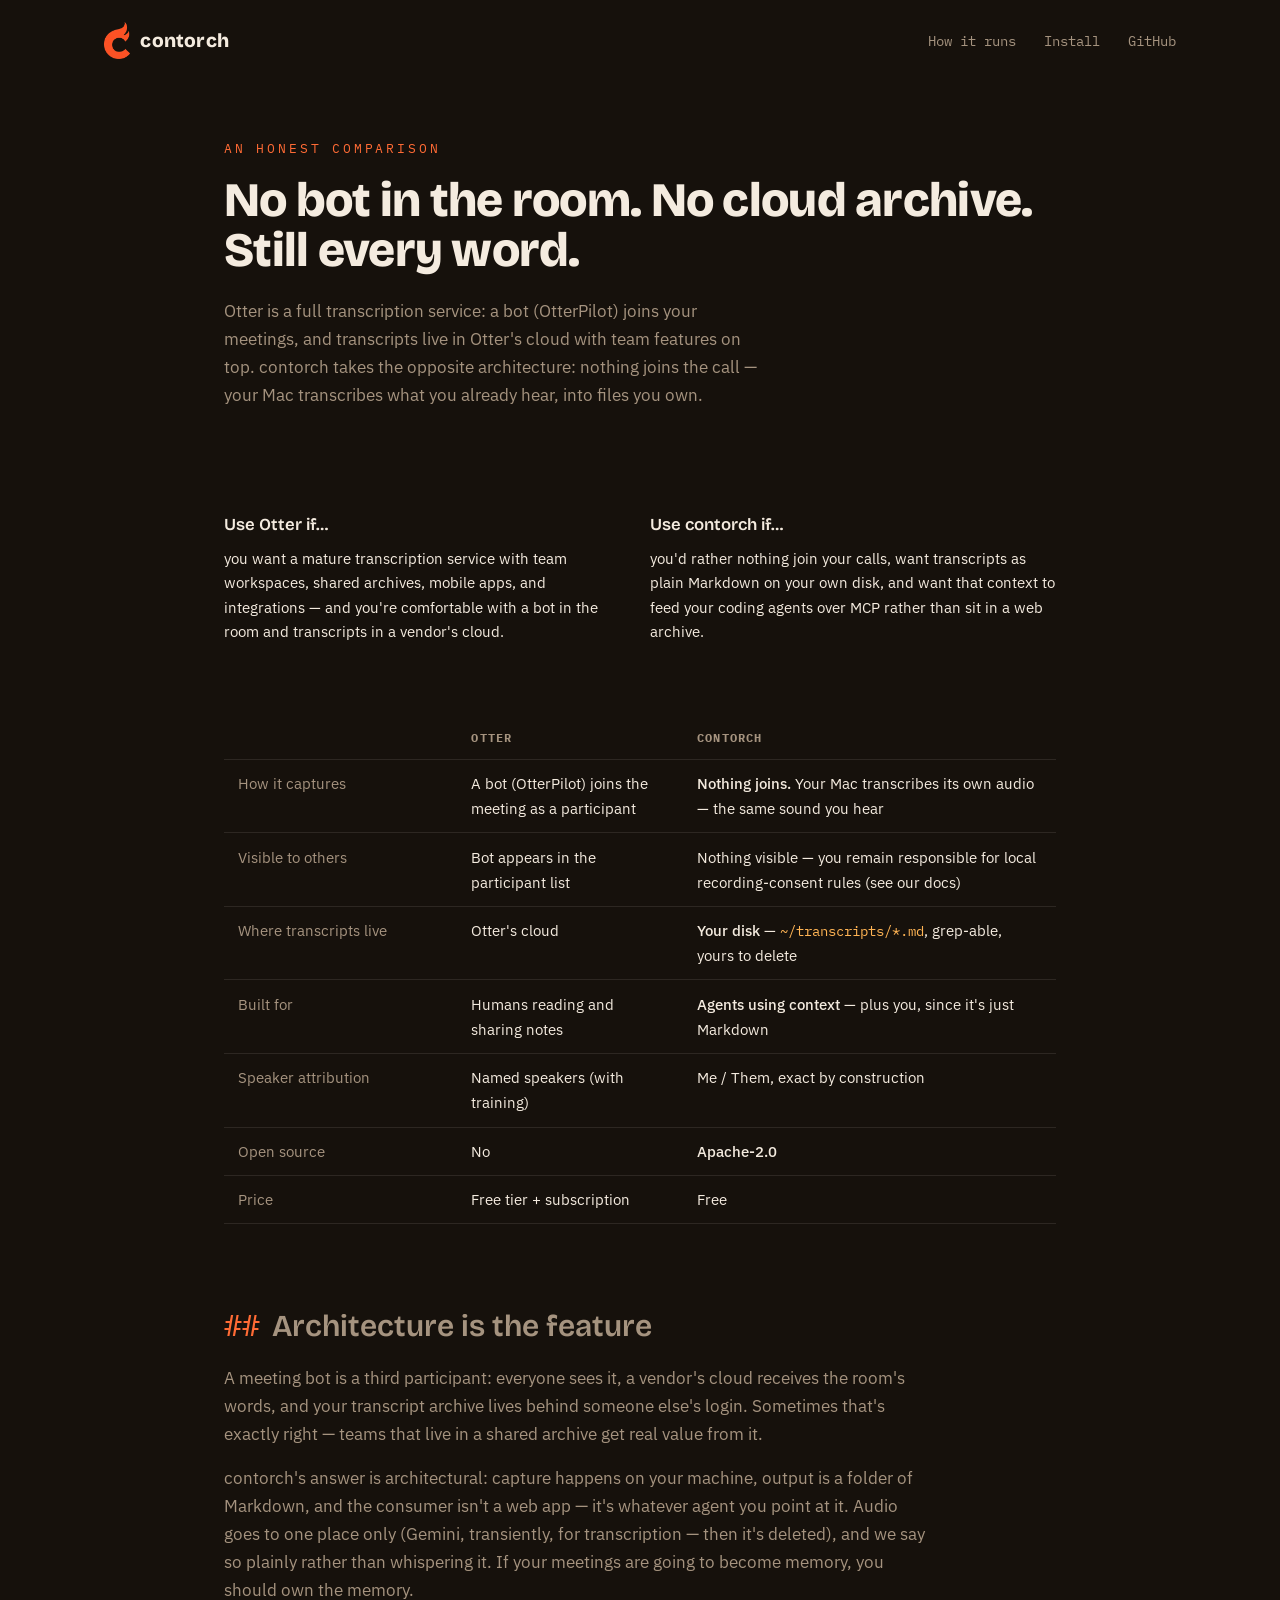
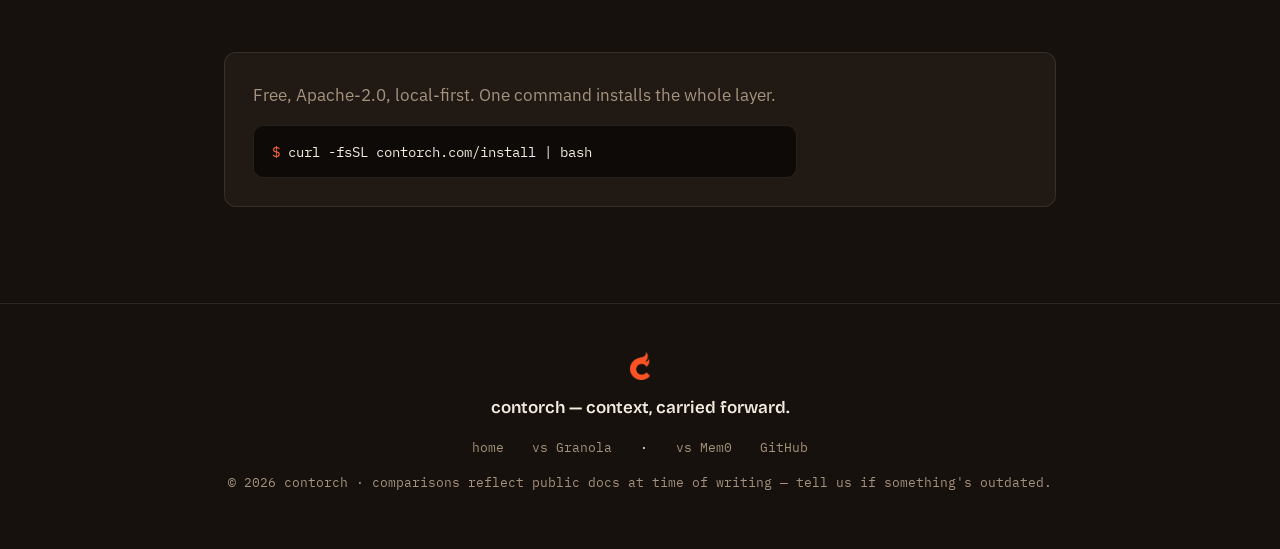
<file: vs/otter/index.html>
<!DOCTYPE html>
<html lang="en">
<head>
<meta charset="utf-8">
<meta name="viewport" content="width=device-width, initial-scale=1">
<title>AI meeting notes without a bot — contorch vs Otter</title>
<meta name="description" content="Otter sends a bot to your meetings and stores transcripts in its cloud. contorch captures locally on your Mac — no bot, Markdown on your disk, built to feed coding agents. An honest comparison.">
<link rel="canonical" href="https://contorch.com/vs/otter/">
<meta property="og:title" content="AI meeting notes without a bot — contorch vs Otter">
<meta property="og:description" content="Otter sends a bot to your meetings and stores transcripts in its cloud. contorch captures locally on your Mac — no bot, Markdown on your disk, built to feed coding agents. An honest comparison.">
<meta property="og:url" content="https://contorch.com/vs/otter/">
<link rel="icon" type="image/png" href="/favicon-64.png">
<link rel="preconnect" href="https://fonts.googleapis.com">
<link rel="preconnect" href="https://fonts.gstatic.com" crossorigin>
<link href="https://fonts.googleapis.com/css2?family=Bricolage+Grotesque:opsz,wght@12..96,600;12..96,800&family=IBM+Plex+Mono:wght@400;500;600&family=IBM+Plex+Sans:wght@400;500&display=swap" rel="stylesheet">
<link rel="stylesheet" href="/styles.css">
<!-- Google tag (gtag.js) -->
<script async src="https://www.googletagmanager.com/gtag/js?id=G-X0YNYJRMWB"></script>
<script>
  window.dataLayer = window.dataLayer || [];
  function gtag(){dataLayer.push(arguments);}
  gtag('js', new Date());
  gtag('config', 'G-X0YNYJRMWB');
</script>
<style>
.compare-wrap{max-width:880px;margin:0 auto;padding:0 1.5rem 4rem}
.compare-hero{padding:3.5rem 0 2rem}
.compare-hero h1{font-size:clamp(2rem,4.5vw,3rem)}
.verdict{display:grid;grid-template-columns:1fr 1fr;gap:1.25rem;margin:2.25rem 0}
.verdict .card h3{font-family:var(--display);font-weight:600;font-size:1.05rem;margin-bottom:.5rem}
.verdict .card p{font-size:.93rem}
table.cmp{width:100%;border-collapse:collapse;margin:2.25rem 0;font-size:.95rem}
table.cmp th,table.cmp td{text-align:left;padding:.7rem .9rem;border-bottom:1px solid var(--line);vertical-align:top}
table.cmp th{font-family:var(--mono);font-size:.75rem;letter-spacing:.1em;text-transform:uppercase;color:var(--ash)}
table.cmp td:first-child{color:var(--ash);width:28%}
table.cmp td strong{color:var(--cream);font-weight:500}
.cmp-scroll{overflow-x:auto}
.prose{color:var(--ash);max-width:44rem}
.prose p{margin-bottom:1rem}
.prose strong{color:var(--cream);font-weight:500}
.prose h2{margin:2.5rem 0 .75rem}
.cta-band{margin:3rem 0 0;padding:1.75rem;border:1px solid var(--line);border-radius:12px;background:var(--soot)}
.cta-band p{color:var(--ash);margin-bottom:1rem}
</style>
</head>
<body>
<nav>
  <a class="brand" href="/">
    <img src="/logo-512.png" alt="" width="26" height="37">
    <span>contorch</span>
  </a>
  <div class="nav-links">
    <a href="/#how">How it runs</a>
    <a href="/#install">Install</a>
    <a href="https://github.com/contorch" rel="noopener">GitHub</a>
  </div>
</nav>
<div class="compare-wrap">
  <header class="compare-hero">
    <p class="eyebrow">an honest comparison</p>
    <h1>No bot in the room. No cloud archive. Still every word.</h1>
    <p class="sub">Otter is a full transcription service: a bot (OtterPilot) joins your meetings, and transcripts live in Otter's cloud with team features on top. contorch takes the opposite architecture: nothing joins the call — your Mac transcribes what you already hear, into files you own.</p>
  </header>

  <div class="verdict">
    <div class="card"><h3>Use Otter if…</h3><p>you want a mature transcription service with team workspaces, shared archives, mobile apps, and integrations — and you're comfortable with a bot in the room and transcripts in a vendor's cloud.</p></div>
    <div class="card"><h3>Use contorch if…</h3><p>you'd rather nothing join your calls, want transcripts as plain Markdown on your own disk, and want that context to feed your coding agents over MCP rather than sit in a web archive.</p></div>
  </div>

  <div class="cmp-scroll">
  <table class="cmp">
    <thead><tr><th></th><th>Otter</th><th>contorch</th></tr></thead>
    <tbody>
<tr><td>How it captures</td><td>A bot (OtterPilot) joins the meeting as a participant</td><td><strong>Nothing joins.</strong> Your Mac transcribes its own audio — the same sound you hear</td></tr>
<tr><td>Visible to others</td><td>Bot appears in the participant list</td><td>Nothing visible — you remain responsible for local recording-consent rules (see our docs)</td></tr>
<tr><td>Where transcripts live</td><td>Otter's cloud</td><td><strong>Your disk</strong> — <code>~/transcripts/*.md</code>, grep-able, yours to delete</td></tr>
<tr><td>Built for</td><td>Humans reading and sharing notes</td><td><strong>Agents using context</strong> — plus you, since it's just Markdown</td></tr>
<tr><td>Speaker attribution</td><td>Named speakers (with training)</td><td>Me / Them, exact by construction</td></tr>
<tr><td>Open source</td><td>No</td><td><strong>Apache-2.0</strong></td></tr>
<tr><td>Price</td><td>Free tier + subscription</td><td>Free</td></tr>
    </tbody>
  </table>
  </div>

  <div class="prose">
<h2><span class="hash">##</span> Architecture is the feature</h2>
<p>A meeting bot is a third participant: everyone sees it, a vendor's cloud
receives the room's words, and your transcript archive lives behind someone
else's login. Sometimes that's exactly right — teams that live in a shared
archive get real value from it.</p>
<p>contorch's answer is architectural: capture happens on your machine, output
is a folder of Markdown, and the consumer isn't a web app — it's whatever agent
you point at it. Audio goes to one place only (Gemini, transiently, for
transcription — then it's deleted), and we say so plainly rather than
whispering it. If your meetings are going to become memory, you should own
the memory.</p>
  </div>

  <div class="cta-band">
  <p>Free, Apache-2.0, local-first. One command installs the whole layer.</p>
  <div class="install-cta">
    <code><span class="prompt">$</span> curl -fsSL contorch.com/install | bash</code>
  </div>
</div>
</div>
<footer>
  <img src="/logo-512.png" alt="contorch" width="20" height="28">
  <p>contorch — context, carried forward.</p>
  <div class="foot-links">
    <a href="/">home</a>
    <a href="/vs/granola/">vs Granola</a> · <a href="/vs/mem0/">vs Mem0</a>
    <a href="https://github.com/contorch" rel="noopener">GitHub</a>
  </div>
  <p class="quiet">© 2026 contorch · comparisons reflect public docs at time of writing — tell us if something's outdated.</p>
</footer>
</body>
</html>
</file>
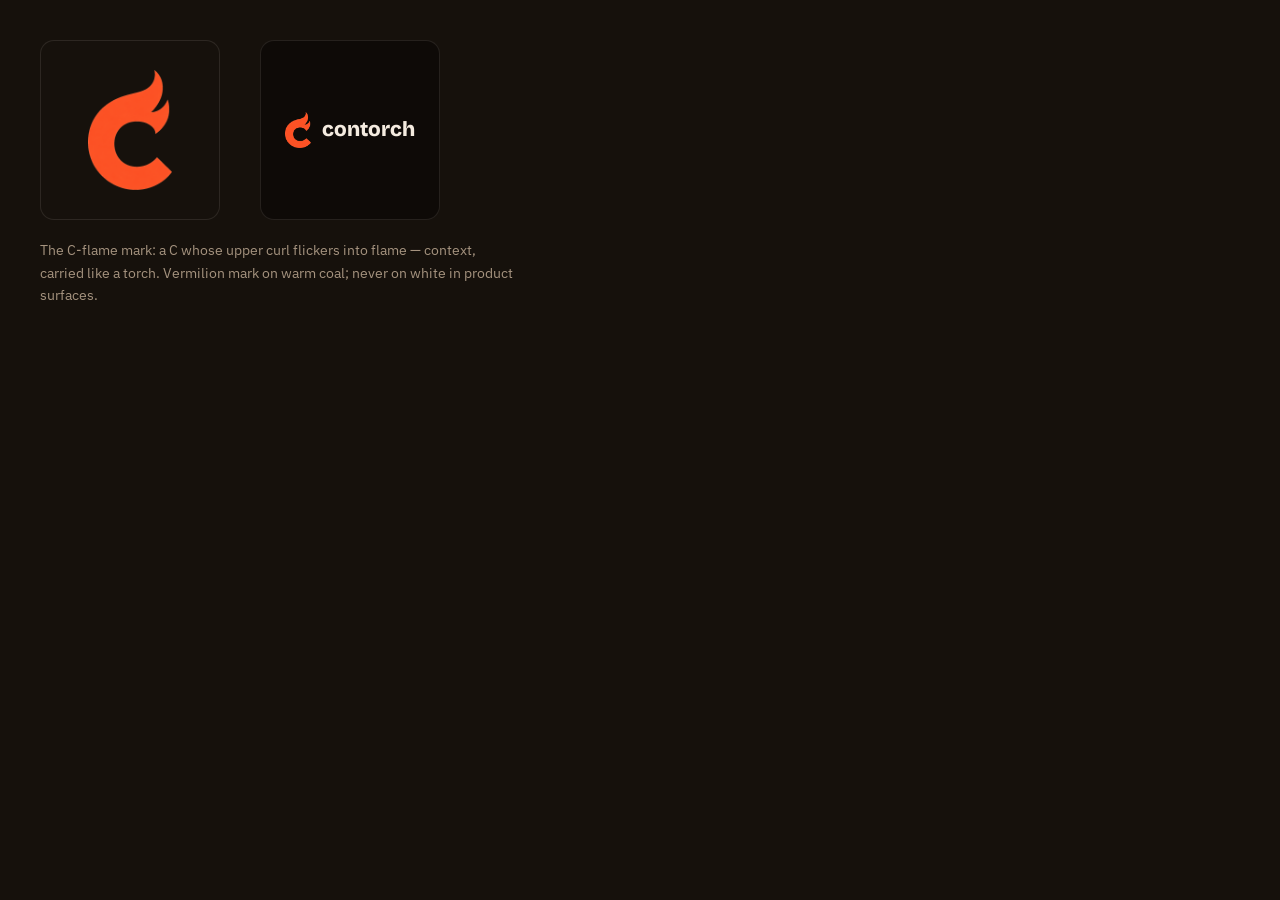
<file: ds/brand/logo.html>
<!-- @dsCard group="Brand" name="Logomark" -->
<!DOCTYPE html><html><head><meta charset="utf-8"><link href="https://fonts.googleapis.com/css2?family=Bricolage+Grotesque:opsz,wght@12..96,600;12..96,800&family=IBM+Plex+Mono:wght@400;500;600&family=IBM+Plex+Sans:wght@400;500&display=swap" rel="stylesheet"><style>
:root{--coal:#16110c;--soot:#211913;--pit:#0e0a07;--line:rgba(244,235,223,.10);
--cream:#f4ebdf;--ash:#a5937f;--flame:#ff6b35;--gold:#ffb454;
--display:"Bricolage Grotesque",system-ui,sans-serif;--body:"IBM Plex Sans",system-ui,sans-serif;
--mono:"IBM Plex Mono",ui-monospace,monospace}
*{margin:0;padding:0;box-sizing:border-box}
body{background:var(--coal);color:var(--cream);font-family:var(--body);line-height:1.65;padding:2.5rem}
a{color:var(--gold);text-decoration:none}
code{font-family:var(--mono);color:var(--gold);font-size:.92em}
.row{display:flex;gap:2.5rem;align-items:center}
.tile{display:flex;align-items:center;justify-content:center;width:180px;height:180px;border-radius:14px;border:1px solid var(--line)}
.brand{display:flex;align-items:center;gap:.65rem;font-family:var(--display);font-weight:800;font-size:1.3rem}
p{color:var(--ash);font-size:.85rem;margin-top:1.2rem;max-width:30rem}</style></head><body><div class="row">
<div class="tile" style="background:var(--coal)"><img src="logo-512.png" width="84" alt="contorch mark"></div>
<div class="tile" style="background:var(--pit)"><div class="brand"><img src="logo-512.png" width="26" style="height:auto"> contorch</div></div>
</div><p>The C-flame mark: a C whose upper curl flickers into flame — context, carried like a torch. Vermilion mark on warm coal; never on white in product surfaces.</p></body></html>
</file>
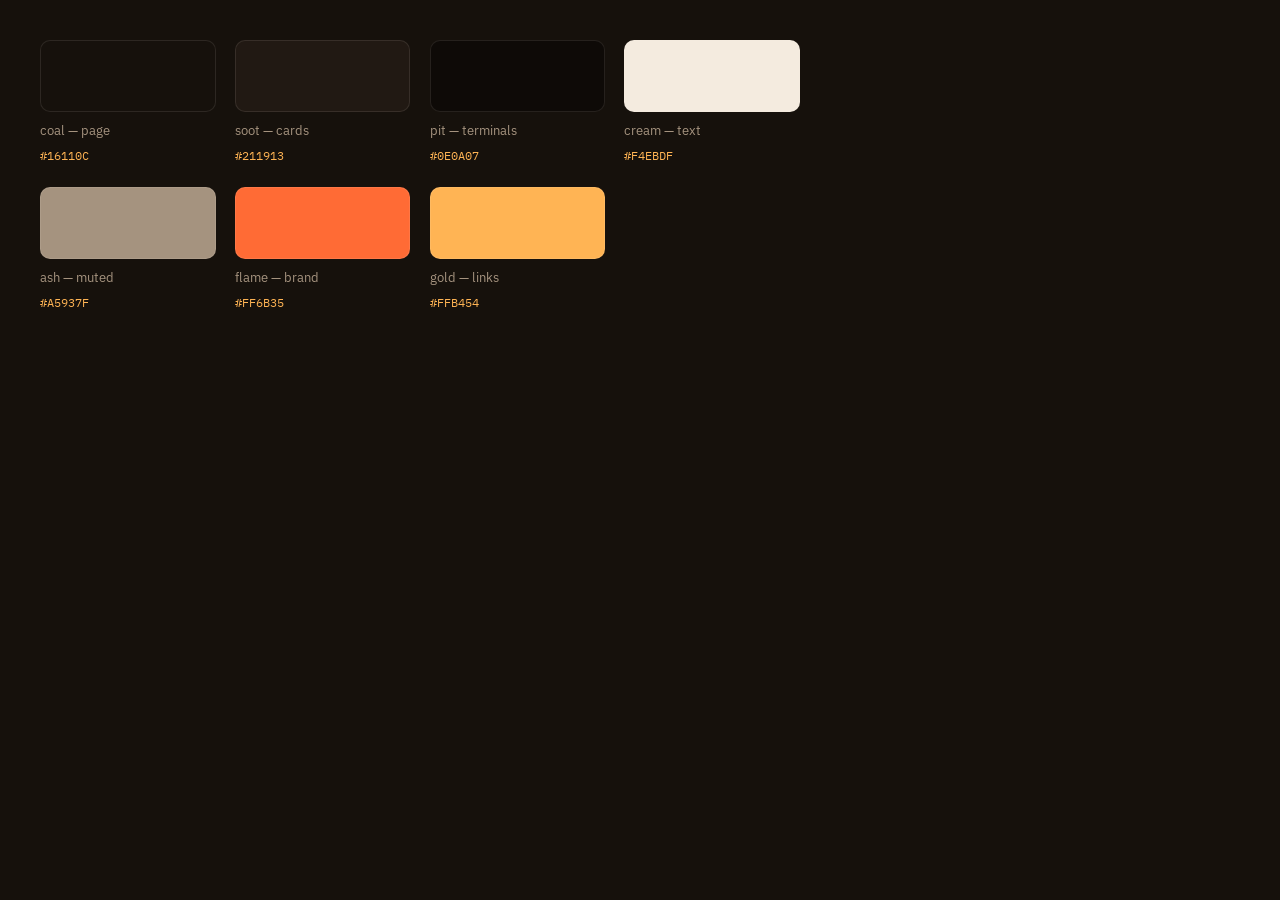
<file: ds/brand/palette.html>
<!-- @dsCard group="Brand" name="Palette" -->
<!DOCTYPE html><html><head><meta charset="utf-8"><link href="https://fonts.googleapis.com/css2?family=Bricolage+Grotesque:opsz,wght@12..96,600;12..96,800&family=IBM+Plex+Mono:wght@400;500;600&family=IBM+Plex+Sans:wght@400;500&display=swap" rel="stylesheet"><style>
:root{--coal:#16110c;--soot:#211913;--pit:#0e0a07;--line:rgba(244,235,223,.10);
--cream:#f4ebdf;--ash:#a5937f;--flame:#ff6b35;--gold:#ffb454;
--display:"Bricolage Grotesque",system-ui,sans-serif;--body:"IBM Plex Sans",system-ui,sans-serif;
--mono:"IBM Plex Mono",ui-monospace,monospace}
*{margin:0;padding:0;box-sizing:border-box}
body{background:var(--coal);color:var(--cream);font-family:var(--body);line-height:1.65;padding:2.5rem}
a{color:var(--gold);text-decoration:none}
code{font-family:var(--mono);color:var(--gold);font-size:.92em}
.grid{display:grid;grid-template-columns:repeat(4,1fr);gap:1.2rem;max-width:760px}
.chip{height:72px;border-radius:10px;border:1px solid var(--line);margin-bottom:.5rem}
.sw p{font-size:.8rem;color:var(--ash)} .sw code{font-size:.75rem}</style></head><body><div class="grid"><div class="sw"><div class="chip" style="background:var(--coal)"></div><p>coal — page</p><code>#16110C</code></div><div class="sw"><div class="chip" style="background:var(--soot)"></div><p>soot — cards</p><code>#211913</code></div><div class="sw"><div class="chip" style="background:var(--pit)"></div><p>pit — terminals</p><code>#0E0A07</code></div><div class="sw"><div class="chip" style="background:var(--cream)"></div><p>cream — text</p><code>#F4EBDF</code></div><div class="sw"><div class="chip" style="background:var(--ash)"></div><p>ash — muted</p><code>#A5937F</code></div><div class="sw"><div class="chip" style="background:var(--flame)"></div><p>flame — brand</p><code>#FF6B35</code></div><div class="sw"><div class="chip" style="background:var(--gold)"></div><p>gold — links</p><code>#FFB454</code></div></div></body></html>
</file>
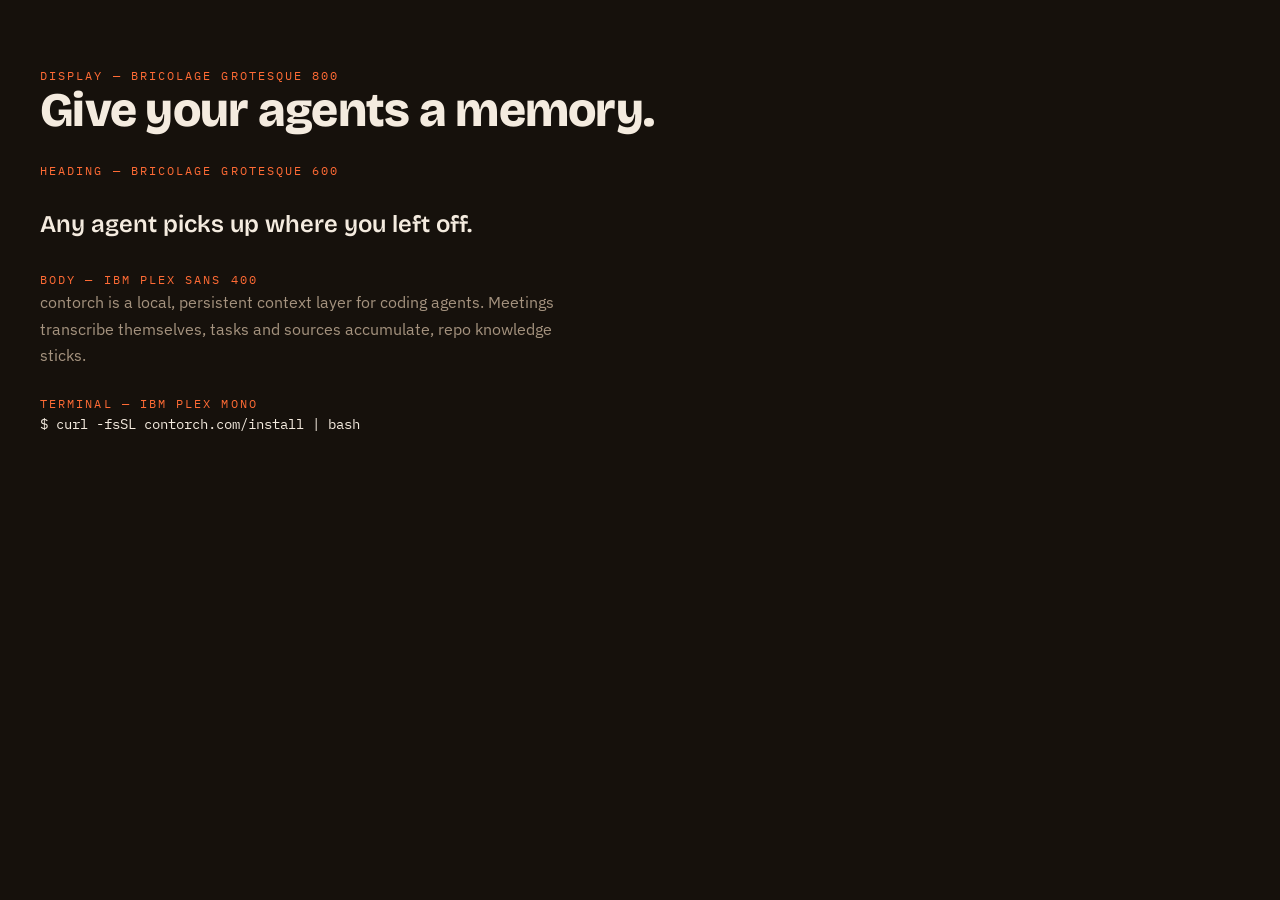
<file: ds/brand/type.html>
<!-- @dsCard group="Brand" name="Typography" -->
<!DOCTYPE html><html><head><meta charset="utf-8"><link href="https://fonts.googleapis.com/css2?family=Bricolage+Grotesque:opsz,wght@12..96,600;12..96,800&family=IBM+Plex+Mono:wght@400;500;600&family=IBM+Plex+Sans:wght@400;500&display=swap" rel="stylesheet"><style>
:root{--coal:#16110c;--soot:#211913;--pit:#0e0a07;--line:rgba(244,235,223,.10);
--cream:#f4ebdf;--ash:#a5937f;--flame:#ff6b35;--gold:#ffb454;
--display:"Bricolage Grotesque",system-ui,sans-serif;--body:"IBM Plex Sans",system-ui,sans-serif;
--mono:"IBM Plex Mono",ui-monospace,monospace}
*{margin:0;padding:0;box-sizing:border-box}
body{background:var(--coal);color:var(--cream);font-family:var(--body);line-height:1.65;padding:2.5rem}
a{color:var(--gold);text-decoration:none}
code{font-family:var(--mono);color:var(--gold);font-size:.92em}
h1{font-family:var(--display);font-weight:800;font-size:3rem;line-height:1.05;letter-spacing:-.015em;margin-bottom:.4rem}
h2{font-family:var(--display);font-weight:600;font-size:1.5rem;margin:1.6rem 0 .3rem}
.lab{font-family:var(--mono);font-size:.72rem;letter-spacing:.18em;text-transform:uppercase;color:var(--flame);margin-top:1.6rem}
.mono{font-family:var(--mono);font-size:.85rem;color:var(--cream)}p{color:var(--ash);max-width:34rem}</style></head><body><p class="lab">Display — Bricolage Grotesque 800</p>
<h1>Give your agents a&nbsp;memory.</h1>
<p class="lab">Heading — Bricolage Grotesque 600</p>
<h2>Any agent picks up where you left off.</h2>
<p class="lab">Body — IBM Plex Sans 400</p>
<p>contorch is a local, persistent context layer for coding agents. Meetings transcribe themselves, tasks and sources accumulate, repo knowledge sticks.</p>
<p class="lab">Terminal — IBM Plex Mono</p>
<p class="mono">$ curl -fsSL contorch.com/install | bash</p></body></html>
</file>
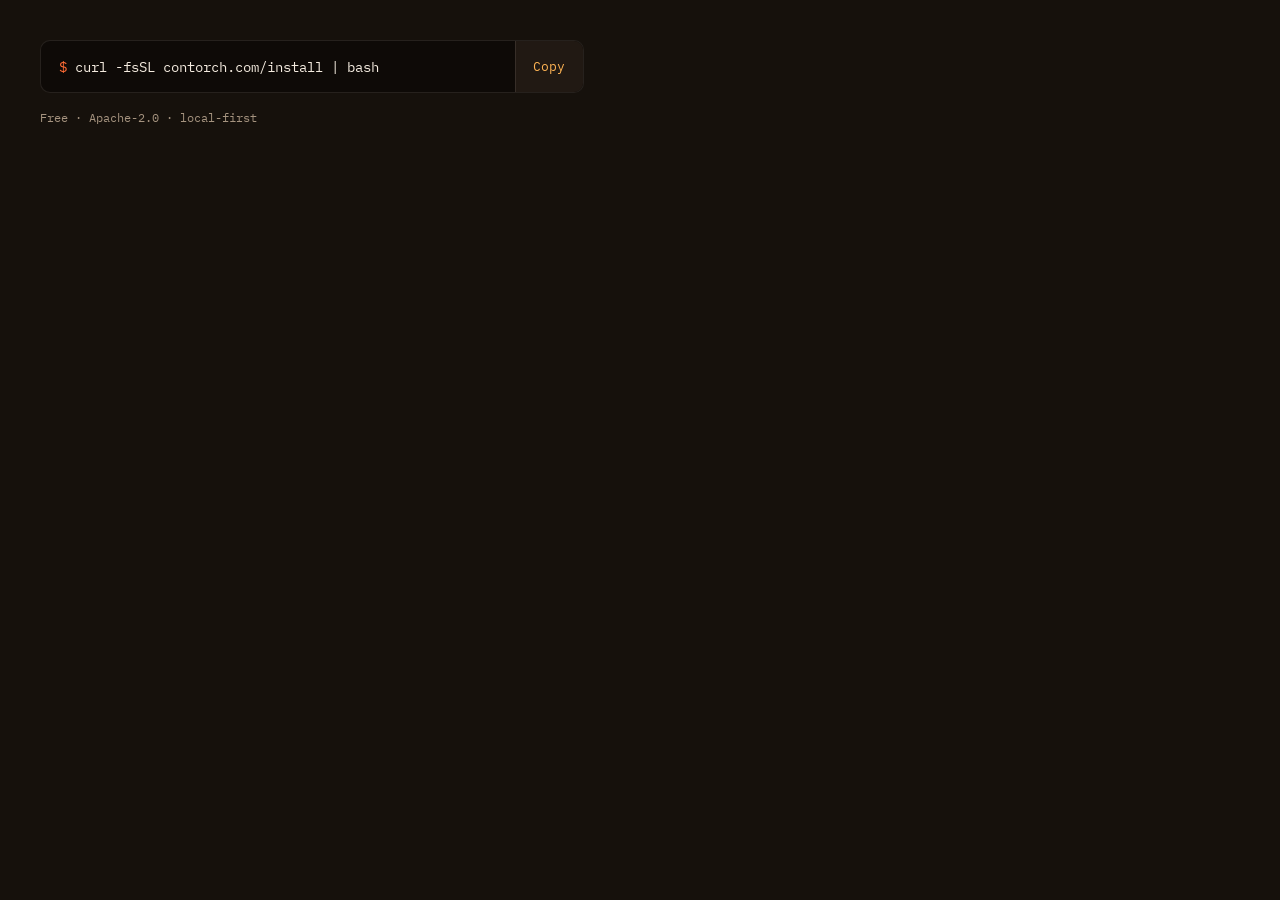
<file: ds/components/install-cta.html>
<!-- @dsCard group="Components" name="Install command" -->
<!DOCTYPE html><html><head><meta charset="utf-8"><link href="https://fonts.googleapis.com/css2?family=Bricolage+Grotesque:opsz,wght@12..96,600;12..96,800&family=IBM+Plex+Mono:wght@400;500;600&family=IBM+Plex+Sans:wght@400;500&display=swap" rel="stylesheet"><style>
:root{--coal:#16110c;--soot:#211913;--pit:#0e0a07;--line:rgba(244,235,223,.10);
--cream:#f4ebdf;--ash:#a5937f;--flame:#ff6b35;--gold:#ffb454;
--display:"Bricolage Grotesque",system-ui,sans-serif;--body:"IBM Plex Sans",system-ui,sans-serif;
--mono:"IBM Plex Mono",ui-monospace,monospace}
*{margin:0;padding:0;box-sizing:border-box}
body{background:var(--coal);color:var(--cream);font-family:var(--body);line-height:1.65;padding:2.5rem}
a{color:var(--gold);text-decoration:none}
code{font-family:var(--mono);color:var(--gold);font-size:.92em}
.install-cta{display:flex;max-width:34rem;border:1px solid var(--line);border-radius:10px;background:var(--pit);overflow:hidden}
.install-cta code{flex:1;padding:.85rem 1.1rem;font-family:var(--mono);font-size:.9rem;color:var(--cream);white-space:nowrap}
.install-cta .prompt{color:var(--flame)}
.install-cta button{border:0;border-left:1px solid var(--line);background:var(--soot);color:var(--gold);font-family:var(--mono);font-size:.8rem;padding:0 1.1rem;cursor:pointer}
.note{margin-top:.9rem;font-family:var(--mono);font-size:.78rem;color:var(--ash)}</style></head><body><div class="install-cta"><code><span class="prompt">$</span> curl -fsSL contorch.com/install | bash</code><button>Copy</button></div>
<p class="note">Free · Apache-2.0 · local-first</p></body></html>
</file>
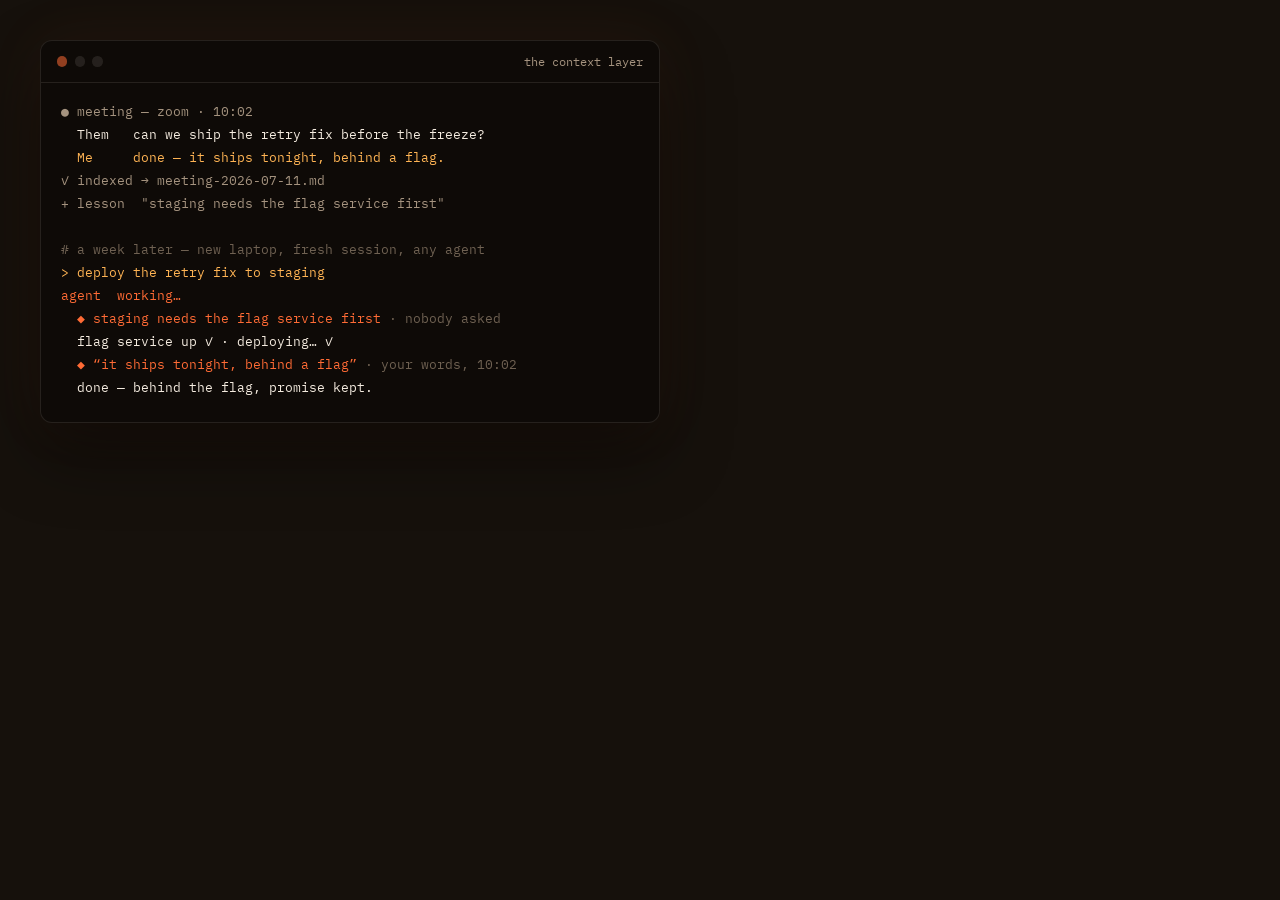
<file: ds/components/terminal.html>
<!-- @dsCard group="Components" name="Recall terminal" -->
<!DOCTYPE html><html><head><meta charset="utf-8"><link href="https://fonts.googleapis.com/css2?family=Bricolage+Grotesque:opsz,wght@12..96,600;12..96,800&family=IBM+Plex+Mono:wght@400;500;600&family=IBM+Plex+Sans:wght@400;500&display=swap" rel="stylesheet"><style>
:root{--coal:#16110c;--soot:#211913;--pit:#0e0a07;--line:rgba(244,235,223,.10);
--cream:#f4ebdf;--ash:#a5937f;--flame:#ff6b35;--gold:#ffb454;
--display:"Bricolage Grotesque",system-ui,sans-serif;--body:"IBM Plex Sans",system-ui,sans-serif;
--mono:"IBM Plex Mono",ui-monospace,monospace}
*{margin:0;padding:0;box-sizing:border-box}
body{background:var(--coal);color:var(--cream);font-family:var(--body);line-height:1.65;padding:2.5rem}
a{color:var(--gold);text-decoration:none}
code{font-family:var(--mono);color:var(--gold);font-size:.92em}

.terminal{background:var(--pit);border:1px solid var(--line);border-radius:12px;max-width:620px;
box-shadow:0 30px 70px rgba(0,0,0,.45),0 0 60px rgba(255,107,53,.07)}
.term-bar{display:flex;align-items:center;gap:.45rem;padding:.7rem 1rem;border-bottom:1px solid var(--line)}
.term-bar i{width:.65rem;height:.65rem;border-radius:50%;background:var(--line)}
.term-bar i:first-child{background:rgba(255,107,53,.55)}
.term-bar span{margin-left:auto;font-family:var(--mono);font-size:.72rem;color:var(--ash)}
.term-body{padding:1.1rem 1.25rem 1.4rem;font-family:var(--mono);font-size:.82rem;line-height:1.75;white-space:pre-wrap}
.tl-dim{color:var(--ash)}.tl-comment{color:#6f6152}.tl-query{color:var(--gold)}
.tl-agent{color:var(--flame)}.tl-cite{color:var(--ash)}
.tl-them{color:var(--cream)}.tl-me{color:var(--gold)}
.tl-recall{color:var(--flame)}.ann{color:#6f6152}
</style></head><body><div class="terminal">
<div class="term-bar"><i></i><i></i><i></i><span>the context layer</span></div>
<div class="term-body"><span class="tl-dim">● meeting — zoom · 10:02</span>
<span class="tl-them">  Them   can we ship the retry fix before the freeze?</span>
<span class="tl-me">  Me     done — it ships tonight, behind a flag.</span>
<span class="tl-dim">✓ indexed → meeting-2026-07-11.md
+ lesson  "staging needs the flag service first"</span>

<span class="tl-comment"># a week later — new laptop, fresh session, any agent</span>
<span class="tl-query">&gt; deploy the retry fix to staging</span>
<span class="tl-agent">agent  working…</span>
<span class="tl-recall">  ◆ staging needs the flag service first <span class="ann">· nobody asked</span></span>
  flag service up ✓ · deploying… ✓
<span class="tl-recall">  ◆ “it ships tonight, behind a flag” <span class="ann">· your words, 10:02</span></span>
  done — behind the flag, promise kept.</div>
</div></body></html>
</file>
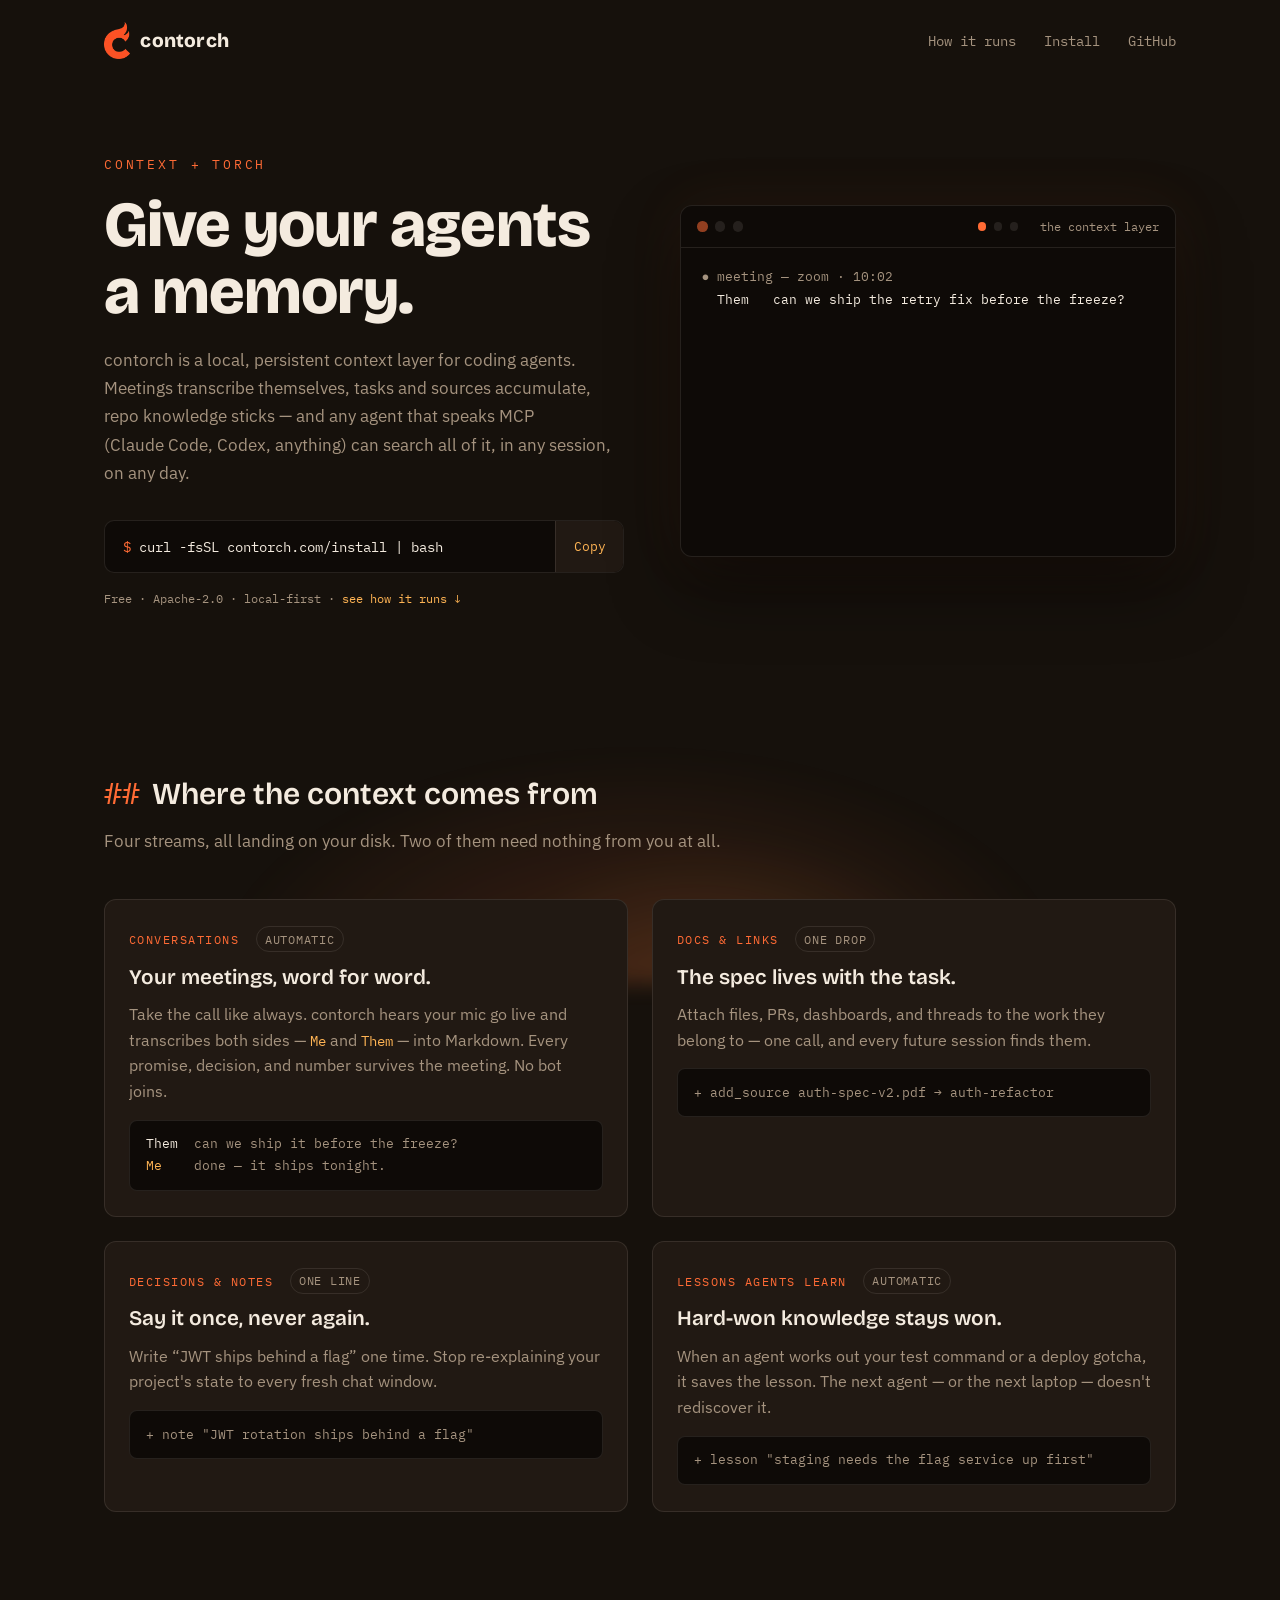
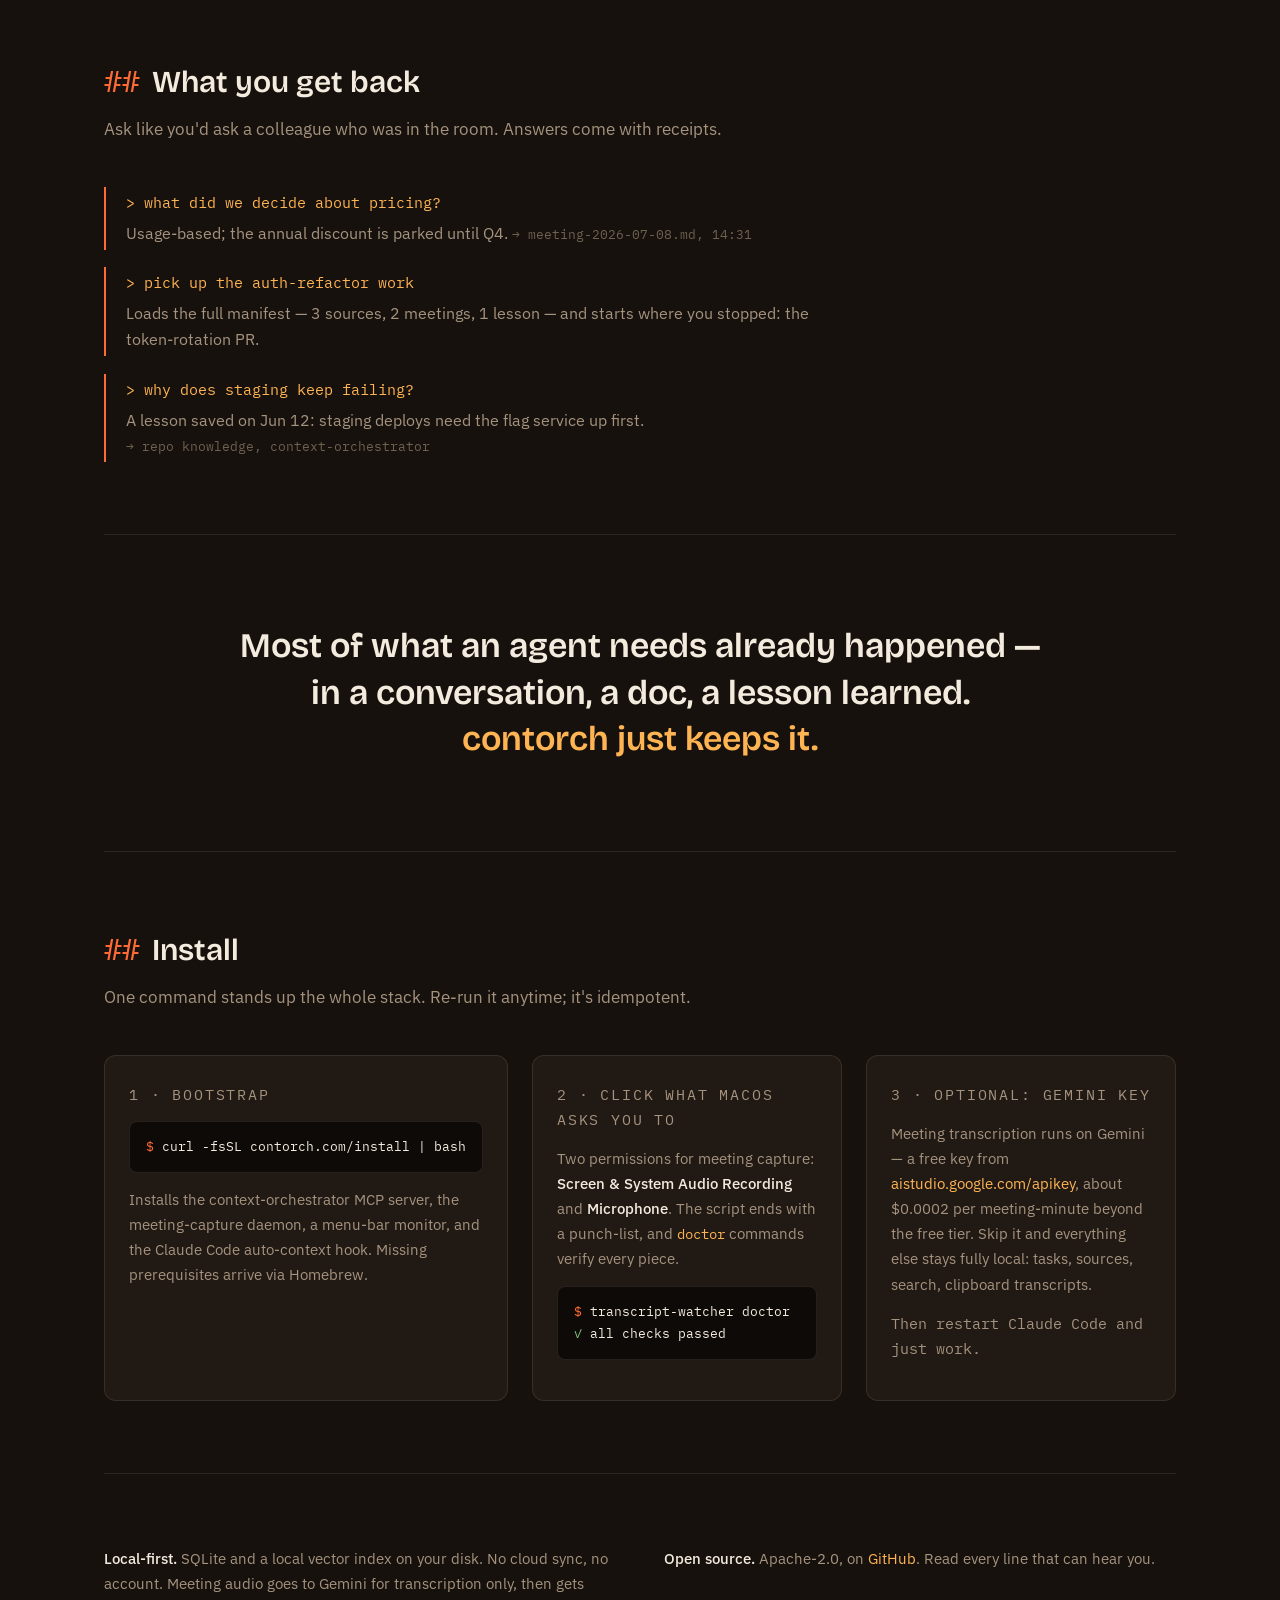
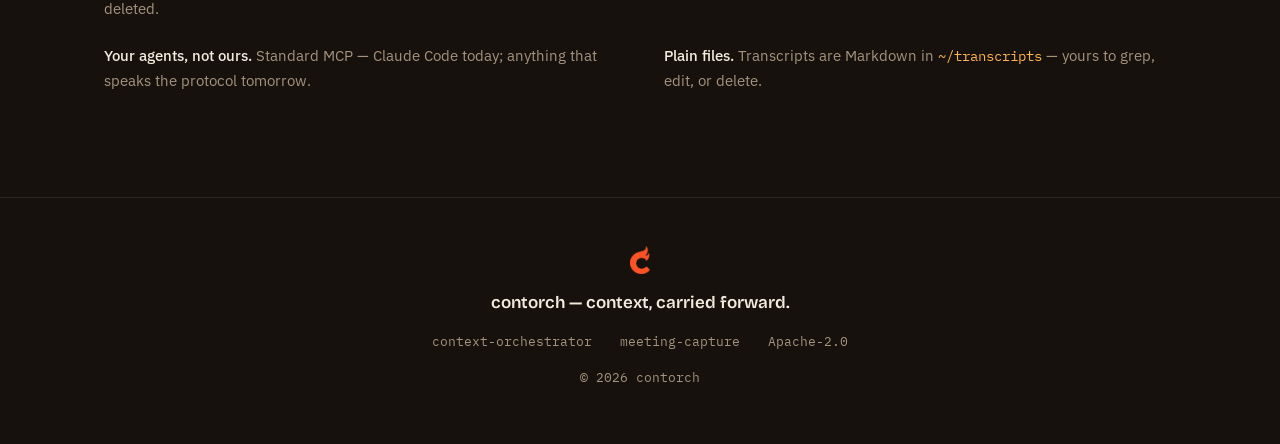
<file: ds/pages/home.html>
<!-- @dsCard group="Pages" name="contorch.com — full page" -->
<!DOCTYPE html>
<html lang="en">
<head>
<meta charset="utf-8">
<meta name="viewport" content="width=device-width, initial-scale=1">
<title>contorch — give your agents a memory</title>
<meta name="description" content="contorch is a local, persistent context layer for coding agents. Meetings transcribe themselves, tasks and sources accumulate, repo knowledge sticks — and any agent that speaks MCP can search all of it, in any session.">
<meta property="og:title" content="contorch — give your agents a memory">
<meta property="og:description" content="A local, persistent context layer for coding agents. Captured meetings, tasks, sources, repo knowledge — searchable from Claude Code, Codex, anything that speaks MCP.">
<meta property="og:url" content="https://contorch.com">
<link rel="icon" type="image/png" href="favicon-64.png">
<link rel="preconnect" href="https://fonts.googleapis.com">
<link rel="preconnect" href="https://fonts.gstatic.com" crossorigin>
<link href="https://fonts.googleapis.com/css2?family=Bricolage+Grotesque:opsz,wght@12..96,600;12..96,800&family=IBM+Plex+Mono:wght@400;500;600&family=IBM+Plex+Sans:wght@400;500&display=swap" rel="stylesheet">
<link rel="stylesheet" href="styles.css">
</head>
<body>

<nav>
  <a class="brand" href="#">
    <img src="logo-512.png" alt="" width="26" height="37">
    <span>contorch</span>
  </a>
  <div class="nav-links">
    <a href="#how">How it runs</a>
    <a href="#install">Install</a>
    <a href="https://github.com/contorch" rel="noopener">GitHub</a>
  </div>
</nav>

<header class="hero">
  <div class="ember" aria-hidden="true"></div>
  <div class="hero-copy">
    <p class="eyebrow">context&nbsp;+&nbsp;torch</p>
    <h1>Give your agents a&nbsp;memory.</h1>
    <p class="sub">contorch is a local, persistent context layer for coding agents.
    Meetings transcribe themselves, tasks and sources accumulate, repo knowledge
    sticks — and any agent that speaks MCP (Claude&nbsp;Code, Codex, anything)
    can search all of it, in any session, on any day.</p>
    <div class="install-cta">
      <code id="brew-cmd"><span class="prompt">$</span> curl -fsSL contorch.com/install | bash</code>
      <button id="copy-btn" type="button" aria-label="Copy install command">Copy</button>
    </div>
    <p class="cta-note">Free · Apache-2.0 · local-first · <a href="#how">see how it runs ↓</a></p>
  </div>

  <div class="terminal" id="terminal" aria-label="Demo: context accumulating from meetings, tasks, and sources, then recalled by an agent in a later session">
    <div class="term-bar"><i></i><i></i><i></i><span>the context layer</span></div>
    <div class="term-body" id="term-body">
      <noscript>
        <pre class="term-static">● meeting — zoom · 10:02
  Them   can we ship the retry fix before the freeze?
  Me     done — it ships tonight, behind a flag.
✓ indexed → meeting-2026-07-11.md
+ lesson  "staging needs the flag service first"

# a week later — new laptop, fresh session, any agent
> deploy the retry fix to staging
agent  working…
  ◆ staging needs the flag service first · nobody asked
  flag service up ✓ · deploying… ✓
  ◆ "it ships tonight, behind a flag" · your words, 10:02
  done — behind the flag, promise kept.</pre>
      </noscript>
    </div>
  </div>
</header>

<main>
<section id="how" class="sources">
  <h2><span class="hash">##</span> Where the context comes from</h2>
  <p class="section-sub">Four streams, all landing on your disk. Two of them need nothing from you at all.</p>
  <div class="source-grid">
    <div class="source">
      <p class="step-k">Conversations <span class="tag">automatic</span></p>
      <h3>Your meetings, word for word.</h3>
      <p>Take the call like always. contorch hears your mic go live and transcribes
      both sides — <code>Me</code> and <code>Them</code> — into Markdown. Every
      promise, decision, and number survives the meeting. No bot joins.</p>
      <pre><code><span class="tl-them">Them</span>  can we ship it before the freeze?
<span class="tl-me">Me</span>    done — it ships tonight.</code></pre>
    </div>
    <div class="source">
      <p class="step-k">Docs &amp; links <span class="tag">one drop</span></p>
      <h3>The spec lives with the task.</h3>
      <p>Attach files, PRs, dashboards, and threads to the work they belong to —
      one call, and every future session finds them.</p>
      <pre><code>+ add_source auth-spec-v2.pdf → auth-refactor</code></pre>
    </div>
    <div class="source">
      <p class="step-k">Decisions &amp; notes <span class="tag">one line</span></p>
      <h3>Say it once, never again.</h3>
      <p>Write “JWT ships behind a flag” one time. Stop re-explaining your
      project's state to every fresh chat window.</p>
      <pre><code>+ note "JWT rotation ships behind a flag"</code></pre>
    </div>
    <div class="source">
      <p class="step-k">Lessons agents learn <span class="tag">automatic</span></p>
      <h3>Hard-won knowledge stays won.</h3>
      <p>When an agent works out your test command or a deploy gotcha, it saves
      the lesson. The next agent — or the next laptop — doesn't rediscover it.</p>
      <pre><code>+ lesson "staging needs the flag service up first"</code></pre>
    </div>
  </div>
</section>

<section class="recall">
  <h2><span class="hash">##</span> What you get back</h2>
  <p class="section-sub">Ask like you'd ask a colleague who was in the room. Answers come with receipts.</p>
  <div class="qa-list">
    <div class="qa">
      <p class="q">&gt; what did we decide about pricing?</p>
      <p class="a">Usage-based; the annual discount is parked until Q4.
      <span class="cite">→ meeting-2026-07-08.md, 14:31</span></p>
    </div>
    <div class="qa">
      <p class="q">&gt; pick up the auth-refactor work</p>
      <p class="a">Loads the full manifest — 3 sources, 2 meetings, 1 lesson —
      and starts where you stopped: the token-rotation PR.</p>
    </div>
    <div class="qa">
      <p class="q">&gt; why does staging keep failing?</p>
      <p class="a">A lesson saved on Jun 12: staging deploys need the flag
      service up first. <span class="cite">→ repo knowledge, context-orchestrator</span></p>
    </div>
  </div>
</section>

<section class="thesis">
  <p>Most of what an agent needs already happened —<br>
  in a conversation, a doc, a lesson learned.<br>
  <span>contorch just keeps it.</span></p>
</section>

<section id="install" class="install">
  <h2><span class="hash">##</span> Install</h2>
  <p class="section-sub">One command stands up the whole stack. Re-run it anytime; it's idempotent.</p>
  <div class="install-grid">
    <div class="card">
      <p class="step-k">1 · Bootstrap</p>
      <pre><code><span class="prompt">$</span> curl -fsSL contorch.com/install | bash</code></pre>
      <p>Installs the context-orchestrator MCP server, the meeting-capture daemon,
      a menu-bar monitor, and the Claude&nbsp;Code auto-context hook. Missing
      prerequisites arrive via Homebrew.</p>
    </div>
    <div class="card">
      <p class="step-k">2 · Click what macOS asks you to</p>
      <p>Two permissions for meeting capture: <strong>Screen &amp; System Audio
      Recording</strong> and <strong>Microphone</strong>. The script ends with a
      punch-list, and <code>doctor</code> commands verify every piece.</p>
      <pre><code><span class="prompt">$</span> transcript-watcher doctor
<span class="ok">✓</span> all checks passed</code></pre>
    </div>
    <div class="card">
      <p class="step-k">3 · Optional: Gemini key</p>
      <p>Meeting transcription runs on Gemini — a free key from
      <a href="https://aistudio.google.com/apikey" rel="noopener">aistudio.google.com/apikey</a>,
      about $0.0002 per meeting-minute beyond the free tier. Skip it and everything
      else stays fully local: tasks, sources, search, clipboard transcripts.</p>
      <p class="quiet">Then restart Claude Code and just work.</p>
    </div>
  </div>
</section>

<section class="trust">
  <ul>
    <li><strong>Local-first.</strong> SQLite and a local vector index on your disk.
    No cloud sync, no account. Meeting audio goes to Gemini for transcription only,
    then gets deleted.</li>
    <li><strong>Open source.</strong> Apache-2.0, on
    <a href="https://github.com/contorch" rel="noopener">GitHub</a>. Read every line
    that can hear you.</li>
    <li><strong>Your agents, not ours.</strong> Standard MCP — Claude Code today;
    anything that speaks the protocol tomorrow.</li>
    <li><strong>Plain files.</strong> Transcripts are Markdown in
    <code>~/transcripts</code> — yours to grep, edit, or delete.</li>
  </ul>
</section>
</main>

<footer>
  <img src="logo-512.png" alt="contorch" width="20" height="28">
  <p>contorch — context, carried forward.</p>
  <div class="foot-links">
    <a href="https://github.com/contorch/context-orchestrator" rel="noopener">context-orchestrator</a>
    <a href="https://github.com/contorch/meeting-capture" rel="noopener">meeting-capture</a>
    <a href="https://github.com/contorch/meeting-capture/blob/main/LICENSE" rel="noopener">Apache-2.0</a>
  </div>
  <p class="quiet">© 2026 contorch</p>
</footer>

<script src="script.js"></script>
</body>
</html>
</file>
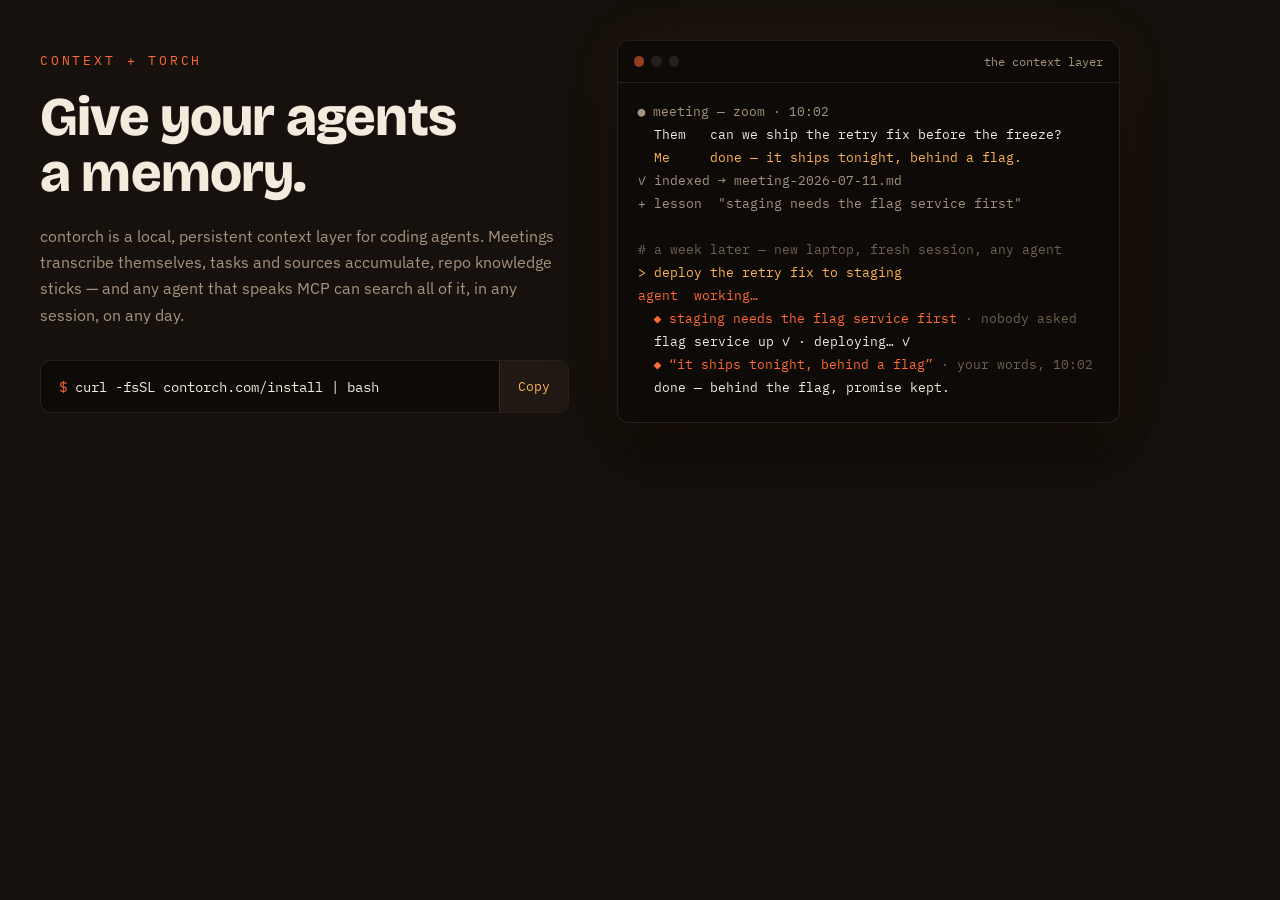
<file: ds/sections/hero.html>
<!-- @dsCard group="Sections" name="Hero" -->
<!DOCTYPE html><html><head><meta charset="utf-8"><link href="https://fonts.googleapis.com/css2?family=Bricolage+Grotesque:opsz,wght@12..96,600;12..96,800&family=IBM+Plex+Mono:wght@400;500;600&family=IBM+Plex+Sans:wght@400;500&display=swap" rel="stylesheet"><style>
:root{--coal:#16110c;--soot:#211913;--pit:#0e0a07;--line:rgba(244,235,223,.10);
--cream:#f4ebdf;--ash:#a5937f;--flame:#ff6b35;--gold:#ffb454;
--display:"Bricolage Grotesque",system-ui,sans-serif;--body:"IBM Plex Sans",system-ui,sans-serif;
--mono:"IBM Plex Mono",ui-monospace,monospace}
*{margin:0;padding:0;box-sizing:border-box}
body{background:var(--coal);color:var(--cream);font-family:var(--body);line-height:1.65;padding:2.5rem}
a{color:var(--gold);text-decoration:none}
code{font-family:var(--mono);color:var(--gold);font-size:.92em}

.terminal{background:var(--pit);border:1px solid var(--line);border-radius:12px;max-width:620px;
box-shadow:0 30px 70px rgba(0,0,0,.45),0 0 60px rgba(255,107,53,.07)}
.term-bar{display:flex;align-items:center;gap:.45rem;padding:.7rem 1rem;border-bottom:1px solid var(--line)}
.term-bar i{width:.65rem;height:.65rem;border-radius:50%;background:var(--line)}
.term-bar i:first-child{background:rgba(255,107,53,.55)}
.term-bar span{margin-left:auto;font-family:var(--mono);font-size:.72rem;color:var(--ash)}
.term-body{padding:1.1rem 1.25rem 1.4rem;font-family:var(--mono);font-size:.82rem;line-height:1.75;white-space:pre-wrap}
.tl-dim{color:var(--ash)}.tl-comment{color:#6f6152}.tl-query{color:var(--gold)}
.tl-agent{color:var(--flame)}.tl-cite{color:var(--ash)}
.tl-them{color:var(--cream)}.tl-me{color:var(--gold)}
.tl-recall{color:var(--flame)}.ann{color:#6f6152}

.hero{display:grid;grid-template-columns:1.05fr 1fr;gap:3rem;align-items:center;max-width:1080px}
.eyebrow{font-family:var(--mono);font-size:.8rem;letter-spacing:.22em;text-transform:uppercase;color:var(--flame);margin-bottom:1.1rem}
h1{font-family:var(--display);font-weight:800;font-size:3.4rem;line-height:1.04;letter-spacing:-.015em;margin-bottom:1.3rem}
.sub{color:var(--ash);max-width:34rem;margin-bottom:2rem}
.install-cta{display:flex;max-width:34rem;border:1px solid var(--line);border-radius:10px;background:var(--pit);overflow:hidden}
.install-cta code{flex:1;padding:.85rem 1.1rem;font-family:var(--mono);font-size:.9rem;color:var(--cream);white-space:nowrap}
.install-cta .prompt{color:var(--flame)}
.install-cta button{border:0;border-left:1px solid var(--line);background:var(--soot);color:var(--gold);font-family:var(--mono);font-size:.8rem;padding:0 1.1rem}</style></head><body><div class="hero"><div>
<p class="eyebrow">context + torch</p>
<h1>Give your agents a&nbsp;memory.</h1>
<p class="sub">contorch is a local, persistent context layer for coding agents. Meetings transcribe themselves, tasks and sources accumulate, repo knowledge sticks — and any agent that speaks MCP can search all of it, in any session, on any day.</p>
<div class="install-cta"><code><span class="prompt">$</span> curl -fsSL contorch.com/install | bash</code><button>Copy</button></div>
</div><div class="terminal">
<div class="term-bar"><i></i><i></i><i></i><span>the context layer</span></div>
<div class="term-body"><span class="tl-dim">● meeting — zoom · 10:02</span>
<span class="tl-them">  Them   can we ship the retry fix before the freeze?</span>
<span class="tl-me">  Me     done — it ships tonight, behind a flag.</span>
<span class="tl-dim">✓ indexed → meeting-2026-07-11.md
+ lesson  "staging needs the flag service first"</span>

<span class="tl-comment"># a week later — new laptop, fresh session, any agent</span>
<span class="tl-query">&gt; deploy the retry fix to staging</span>
<span class="tl-agent">agent  working…</span>
<span class="tl-recall">  ◆ staging needs the flag service first <span class="ann">· nobody asked</span></span>
  flag service up ✓ · deploying… ✓
<span class="tl-recall">  ◆ “it ships tonight, behind a flag” <span class="ann">· your words, 10:02</span></span>
  done — behind the flag, promise kept.</div>
</div></div></body></html>
</file>
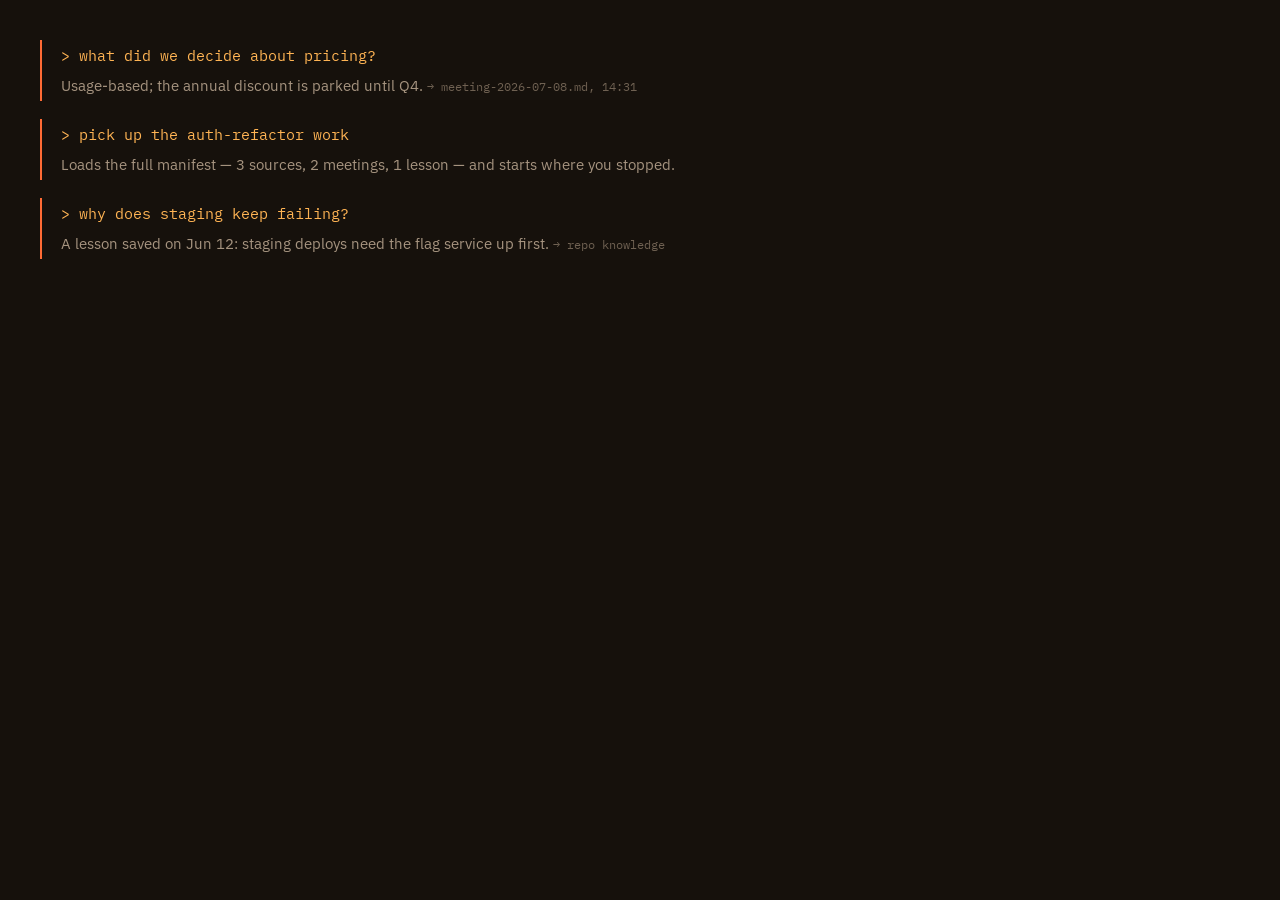
<file: ds/sections/recall.html>
<!-- @dsCard group="Sections" name="What you get back" -->
<!DOCTYPE html><html><head><meta charset="utf-8"><link href="https://fonts.googleapis.com/css2?family=Bricolage+Grotesque:opsz,wght@12..96,600;12..96,800&family=IBM+Plex+Mono:wght@400;500;600&family=IBM+Plex+Sans:wght@400;500&display=swap" rel="stylesheet"><style>
:root{--coal:#16110c;--soot:#211913;--pit:#0e0a07;--line:rgba(244,235,223,.10);
--cream:#f4ebdf;--ash:#a5937f;--flame:#ff6b35;--gold:#ffb454;
--display:"Bricolage Grotesque",system-ui,sans-serif;--body:"IBM Plex Sans",system-ui,sans-serif;
--mono:"IBM Plex Mono",ui-monospace,monospace}
*{margin:0;padding:0;box-sizing:border-box}
body{background:var(--coal);color:var(--cream);font-family:var(--body);line-height:1.65;padding:2.5rem}
a{color:var(--gold);text-decoration:none}
code{font-family:var(--mono);color:var(--gold);font-size:.92em}
.qa-list{display:grid;gap:1.1rem;max-width:46rem}
.qa{border-left:2px solid var(--flame);padding:.2rem 0 .2rem 1.2rem}
.q{font-family:var(--mono);font-size:.95rem;color:var(--gold);margin-bottom:.3rem}
.a{color:var(--ash);font-size:.95rem}
.cite{font-family:var(--mono);font-size:.78rem;color:#6f6152}</style></head><body><div class="qa-list">
<div class="qa"><p class="q">&gt; what did we decide about pricing?</p><p class="a">Usage-based; the annual discount is parked until Q4. <span class="cite">→ meeting-2026-07-08.md, 14:31</span></p></div>
<div class="qa"><p class="q">&gt; pick up the auth-refactor work</p><p class="a">Loads the full manifest — 3 sources, 2 meetings, 1 lesson — and starts where you stopped.</p></div>
<div class="qa"><p class="q">&gt; why does staging keep failing?</p><p class="a">A lesson saved on Jun 12: staging deploys need the flag service up first. <span class="cite">→ repo knowledge</span></p></div>
</div></body></html>
</file>
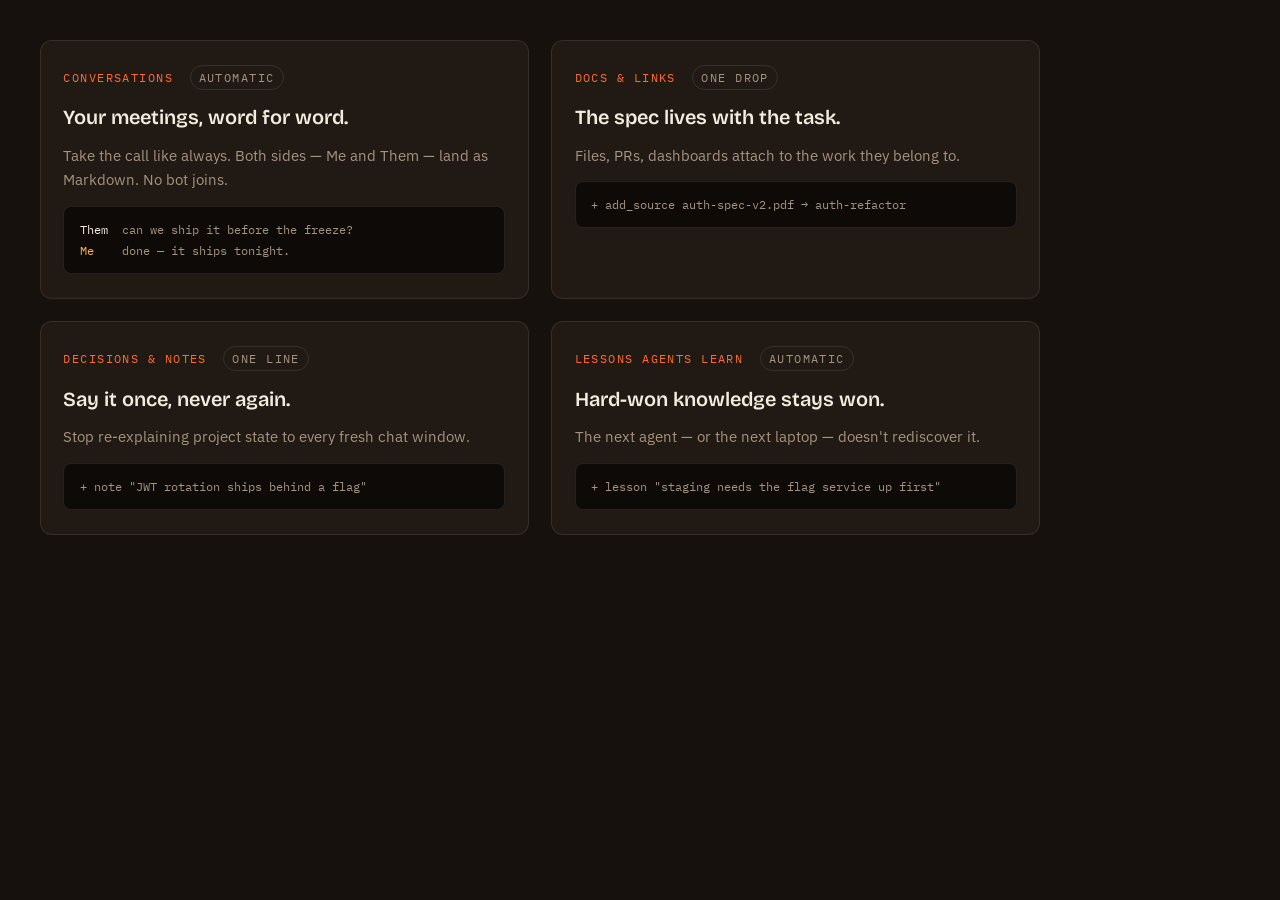
<file: ds/sections/sources.html>
<!-- @dsCard group="Sections" name="Where context comes from" -->
<!DOCTYPE html><html><head><meta charset="utf-8"><link href="https://fonts.googleapis.com/css2?family=Bricolage+Grotesque:opsz,wght@12..96,600;12..96,800&family=IBM+Plex+Mono:wght@400;500;600&family=IBM+Plex+Sans:wght@400;500&display=swap" rel="stylesheet"><style>
:root{--coal:#16110c;--soot:#211913;--pit:#0e0a07;--line:rgba(244,235,223,.10);
--cream:#f4ebdf;--ash:#a5937f;--flame:#ff6b35;--gold:#ffb454;
--display:"Bricolage Grotesque",system-ui,sans-serif;--body:"IBM Plex Sans",system-ui,sans-serif;
--mono:"IBM Plex Mono",ui-monospace,monospace}
*{margin:0;padding:0;box-sizing:border-box}
body{background:var(--coal);color:var(--cream);font-family:var(--body);line-height:1.65;padding:2.5rem}
a{color:var(--gold);text-decoration:none}
code{font-family:var(--mono);color:var(--gold);font-size:.92em}
.grid{display:grid;grid-template-columns:repeat(2,1fr);gap:1.4rem;max-width:1000px}
.card{background:var(--soot);border:1px solid var(--line);border-radius:12px;padding:1.5rem 1.4rem}
.k{font-family:var(--mono);font-size:.75rem;letter-spacing:.12em;text-transform:uppercase;color:var(--flame);margin-bottom:.7rem}
.tag{display:inline-block;margin-left:.5rem;padding:.1rem .5rem;border:1px solid var(--line);border-radius:99px;color:var(--ash)}
h3{font-family:var(--display);font-weight:600;font-size:1.25rem;margin-bottom:.6rem}
.card p:not(.k){color:var(--ash);font-size:.93rem;margin-bottom:.8rem}
.card pre{background:var(--pit);border:1px solid var(--line);border-radius:8px;padding:.75rem .95rem;overflow-x:auto}
.card pre code{color:var(--ash);font-size:.78rem;line-height:1.7;display:block}
.tl-them{color:var(--cream)}.tl-me{color:var(--gold)}</style></head><body><div class="grid">
<div class="card"><p class="k">Conversations <span class="tag">automatic</span></p><h3>Your meetings, word for word.</h3><p>Take the call like always. Both sides — Me and Them — land as Markdown. No bot joins.</p><pre><code><span class="tl-them">Them</span>  can we ship it before the freeze?
<span class="tl-me">Me</span>    done — it ships tonight.</code></pre></div>
<div class="card"><p class="k">Docs &amp; links <span class="tag">one drop</span></p><h3>The spec lives with the task.</h3><p>Files, PRs, dashboards attach to the work they belong to.</p><pre><code>+ add_source auth-spec-v2.pdf → auth-refactor</code></pre></div>
<div class="card"><p class="k">Decisions &amp; notes <span class="tag">one line</span></p><h3>Say it once, never again.</h3><p>Stop re-explaining project state to every fresh chat window.</p><pre><code>+ note "JWT rotation ships behind a flag"</code></pre></div>
<div class="card"><p class="k">Lessons agents learn <span class="tag">automatic</span></p><h3>Hard-won knowledge stays won.</h3><p>The next agent — or the next laptop — doesn't rediscover it.</p><pre><code>+ lesson "staging needs the flag service up first"</code></pre></div>
</div></body></html>
</file>
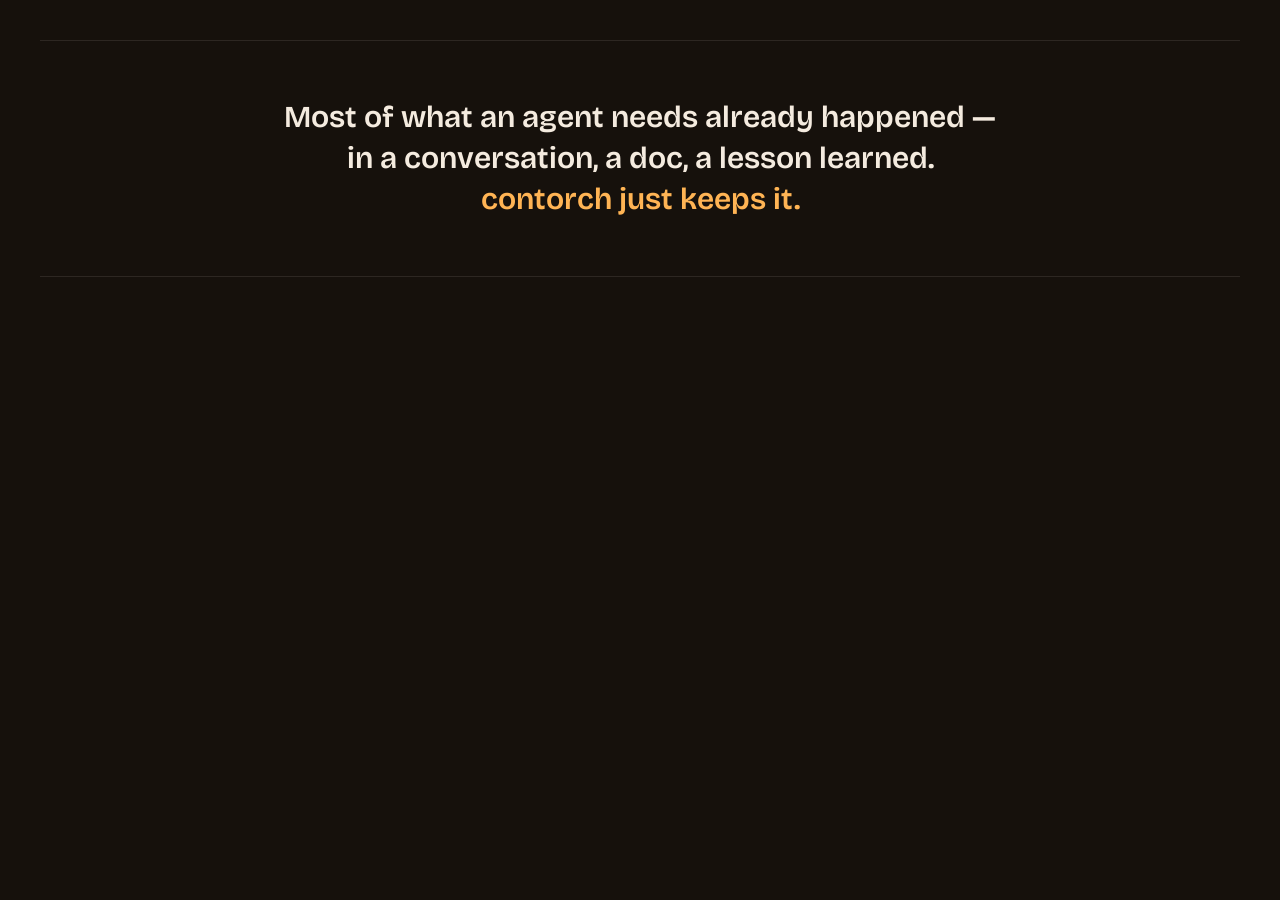
<file: ds/sections/thesis.html>
<!-- @dsCard group="Sections" name="Thesis interstitial" -->
<!DOCTYPE html><html><head><meta charset="utf-8"><link href="https://fonts.googleapis.com/css2?family=Bricolage+Grotesque:opsz,wght@12..96,600;12..96,800&family=IBM+Plex+Mono:wght@400;500;600&family=IBM+Plex+Sans:wght@400;500&display=swap" rel="stylesheet"><style>
:root{--coal:#16110c;--soot:#211913;--pit:#0e0a07;--line:rgba(244,235,223,.10);
--cream:#f4ebdf;--ash:#a5937f;--flame:#ff6b35;--gold:#ffb454;
--display:"Bricolage Grotesque",system-ui,sans-serif;--body:"IBM Plex Sans",system-ui,sans-serif;
--mono:"IBM Plex Mono",ui-monospace,monospace}
*{margin:0;padding:0;box-sizing:border-box}
body{background:var(--coal);color:var(--cream);font-family:var(--body);line-height:1.65;padding:2.5rem}
a{color:var(--gold);text-decoration:none}
code{font-family:var(--mono);color:var(--gold);font-size:.92em}
.thesis{padding:3.5rem 0;border-top:1px solid var(--line);border-bottom:1px solid var(--line);text-align:center}
.thesis p{font-family:var(--display);font-weight:600;font-size:1.9rem;line-height:1.35}
.thesis span{color:var(--gold)}</style></head><body><section class="thesis"><p>Most of what an agent needs already happened —<br>in a conversation, a doc, a lesson learned.<br><span>contorch just keeps it.</span></p></section></body></html>
</file>
<file: styles.css>
/* contorch.com — ember-dark, terminal-first.
   Palette: warm coal (not flat black), cream text, brand flame amber. */

:root {
  --coal: #16110c;
  --soot: #211913;
  --pit: #0e0a07;           /* terminal / code wells */
  --line: rgba(244, 235, 223, 0.10);
  --cream: #f4ebdf;
  --ash: #a5937f;
  --flame: #ff6b35;
  --gold: #ffb454;
  --display: "Bricolage Grotesque", system-ui, sans-serif;
  --body: "IBM Plex Sans", system-ui, sans-serif;
  --mono: "IBM Plex Mono", ui-monospace, SFMono-Regular, Menlo, monospace;
}

* { margin: 0; padding: 0; box-sizing: border-box; }

html { scroll-behavior: smooth; }
html, body { overflow-x: hidden; } /* the .ember glow breathes past the viewport edge */
@media (prefers-reduced-motion: reduce) {
  html { scroll-behavior: auto; }
  *, *::before, *::after { animation: none !important; transition: none !important; }
}

body {
  background: var(--coal);
  color: var(--cream);
  font-family: var(--body);
  font-size: 1.0625rem;
  line-height: 1.65;
  -webkit-font-smoothing: antialiased;
}

a { color: var(--gold); text-decoration: none; }
a:hover { color: var(--flame); }
a:focus-visible, button:focus-visible {
  outline: 2px solid var(--flame);
  outline-offset: 3px;
  border-radius: 2px;
}

code { font-family: var(--mono); font-size: 0.92em; color: var(--gold); }

/* ---------- nav ---------- */

nav {
  max-width: 1120px;
  margin: 0 auto;
  padding: 1.4rem 1.5rem;
  display: flex;
  align-items: center;
  justify-content: space-between;
}
.brand {
  display: flex;
  align-items: center;
  gap: 0.65rem;
  font-family: var(--display);
  font-weight: 800;
  font-size: 1.2rem;
  color: var(--cream);
  letter-spacing: 0.01em;
}
.brand img { display: block; }
.nav-links { display: flex; gap: 1.75rem; font-family: var(--mono); font-size: 0.85rem; }
.nav-links a { color: var(--ash); }
.nav-links a:hover { color: var(--cream); }

/* ---------- hero ---------- */

.hero {
  position: relative;
  max-width: 1120px;
  margin: 0 auto;
  padding: 4.5rem 1.5rem 5.5rem;
  display: grid;
  grid-template-columns: 1.05fr 1fr;
  gap: 3.5rem;
  align-items: center;
  overflow: visible;
}
.ember {
  position: absolute;
  inset: auto 0 -18rem 0;
  height: 30rem;
  background:
    radial-gradient(55% 70% at 50% 100%, rgba(255, 107, 53, 0.16), transparent 70%),
    radial-gradient(30% 45% at 58% 100%, rgba(255, 180, 84, 0.10), transparent 70%);
  filter: blur(10px);
  pointer-events: none;
  animation: breathe 7s ease-in-out infinite;
  z-index: -1;
}
@keyframes breathe {
  0%, 100% { opacity: 0.65; transform: scaleX(1); }
  50%      { opacity: 1;    transform: scaleX(1.06); }
}

.eyebrow {
  font-family: var(--mono);
  font-size: 0.8rem;
  letter-spacing: 0.22em;
  text-transform: uppercase;
  color: var(--flame);
  margin-bottom: 1.1rem;
}
h1 {
  font-family: var(--display);
  font-weight: 800;
  font-size: clamp(2.6rem, 5.2vw, 4rem);
  line-height: 1.04;
  letter-spacing: -0.015em;
  margin-bottom: 1.3rem;
}
.sub { color: var(--ash); max-width: 34rem; margin-bottom: 2.1rem; }
.sub strong { color: var(--cream); font-weight: 500; }

.install-cta {
  display: flex;
  align-items: stretch;
  max-width: 34rem;
  border: 1px solid var(--line);
  border-radius: 10px;
  background: var(--pit);
  overflow: hidden;
}
.install-cta code {
  flex: 1;
  padding: 0.85rem 1.1rem;
  font-size: 0.9rem;
  color: var(--cream);
  white-space: nowrap;
  overflow-x: auto;
}
.install-cta .prompt { color: var(--flame); user-select: none; }
#copy-btn {
  border: 0;
  border-left: 1px solid var(--line);
  background: var(--soot);
  color: var(--gold);
  font-family: var(--mono);
  font-size: 0.8rem;
  padding: 0 1.1rem;
  cursor: pointer;
}
#copy-btn:hover { color: var(--cream); background: #2a2016; }
.cta-note {
  margin-top: 0.9rem;
  font-family: var(--mono);
  font-size: 0.78rem;
  color: var(--ash);
}
.platform {
  font-family: var(--mono);
  font-size: 0.8rem;
  color: var(--ash);
  margin-bottom: 1rem;
}
.cta-next { color: var(--ash); max-width: 34rem; margin-top: 0.9rem; font-size: 0.98rem; }
.cta-next strong { color: var(--cream); font-weight: 500; }
.hero-actions { display: flex; gap: 0.8rem; flex-wrap: wrap; margin-top: 1.4rem; }
.btn {
  display: inline-block;
  font-family: var(--mono);
  font-size: 0.88rem;
  padding: 0.7rem 1.2rem;
  border-radius: 8px;
  border: 1px solid var(--line);
  color: var(--cream);
}
.btn.primary { background: var(--flame); border-color: var(--flame); color: var(--coal); font-weight: 600; }
.btn.primary:hover { background: var(--gold); border-color: var(--gold); color: var(--coal); }
.btn.ghost:hover { border-color: var(--ash); color: var(--cream); }

/* ---------- terminal ---------- */

.terminal {
  background: var(--pit);
  border: 1px solid var(--line);
  border-radius: 12px;
  box-shadow:
    0 30px 70px rgba(0, 0, 0, 0.45),
    0 0 60px rgba(255, 107, 53, 0.07);
  min-height: 22rem;
}
.term-bar {
  display: flex;
  align-items: center;
  gap: 0.45rem;
  padding: 0.7rem 1rem;
  border-bottom: 1px solid var(--line);
}
.term-bar i {
  width: 0.65rem; height: 0.65rem;
  border-radius: 50%;
  background: var(--line);
}
.term-bar i:first-child { background: rgba(255, 107, 53, 0.55); }
.term-bar span {
  margin-left: auto;
  font-family: var(--mono);
  font-size: 0.72rem;
  color: var(--ash);
}
.term-dots { margin-left: auto; display: flex; gap: 0.45rem; }
.term-dots + span { margin-left: 0.9rem; }
.term-dots button {
  width: 0.8rem; height: 0.8rem;
  padding: 0; border: 0; border-radius: 50%;
  background: var(--line);
  cursor: pointer;
}
.term-dots button.on { background: var(--flame); }
.term-dots button:hover { background: var(--gold); }
.term-body { transition: opacity 0.38s ease; }
.term-body.fading { opacity: 0; }
.term-body {
  padding: 1.1rem 1.25rem 1.4rem;
  font-family: var(--mono);
  font-size: 0.82rem;
  line-height: 1.75;
  color: var(--cream);
}
.term-body div { white-space: pre-wrap; min-height: 1.4em; }
.term-static { white-space: pre-wrap; font-family: inherit; }
.tl-dim     { color: var(--ash); }
.tl-comment { color: #6f6152; }
.tl-query   { color: var(--gold); }
.tl-agent   { color: var(--flame); }
.tl-answer  { color: var(--cream); }
.tl-cite    { color: var(--ash); }
.tl-them    { color: var(--cream); }
.tl-me      { color: var(--gold); }
.tl-recall  { color: var(--flame); }
.ann        { color: #6f6152; }
.cursor::after {
  content: "▌";
  color: var(--flame);
  animation: blink 1s steps(1) infinite;
}
@keyframes blink { 50% { opacity: 0; } }

/* ---------- sections ---------- */

main { max-width: 1120px; margin: 0 auto; padding: 0 1.5rem; }
/* grid/flex children default to min-width:auto, so a long <pre> line would
   widen the whole card past the viewport instead of scrolling inside it */
.source, .step, .flow-col, .cc-grid > div, .hero-copy, .cmd, .install-cta { min-width: 0; }

section { padding: 4.5rem 0; }
h2 {
  font-family: var(--display);
  font-weight: 600;
  font-size: 1.9rem;
  margin-bottom: 0.5rem;
}
.hash { color: var(--flame); font-family: var(--mono); font-weight: 400; margin-right: 0.3rem; }
.section-sub { color: var(--ash); margin-bottom: 2.75rem; }

.step-k {
  font-family: var(--mono);
  font-size: 0.78rem;
  letter-spacing: 0.12em;
  text-transform: uppercase;
  color: var(--flame);
  margin-bottom: 0.8rem;
}
.tag {
  display: inline-block;
  margin-left: 0.5rem;
  padding: 0.1rem 0.5rem;
  border: 1px solid var(--line);
  border-radius: 99px;
  color: var(--ash);
  letter-spacing: 0.06em;
}

/* sources: where context comes from */
.source-grid {
  display: grid;
  grid-template-columns: repeat(2, 1fr);
  gap: 1.5rem;
}
.source {
  background: var(--soot);
  border: 1px solid var(--line);
  border-radius: 12px;
  padding: 1.6rem 1.5rem;
}
.source h3 {
  font-family: var(--display);
  font-weight: 600;
  font-size: 1.3rem;
  line-height: 1.25;
  margin-bottom: 0.7rem;
}
.source p:not(.step-k) { color: var(--ash); font-size: 0.98rem; margin-bottom: 0.9rem; }
.source pre {
  background: var(--pit);
  border: 1px solid var(--line);
  border-radius: 8px;
  padding: 0.8rem 1rem;
  overflow-x: auto;
}
.source pre code { color: var(--ash); font-size: 0.8rem; line-height: 1.7; display: block; }

/* recall: what you get back */
.qa-list { display: grid; gap: 1.1rem; max-width: 46rem; }
.qa {
  border-left: 2px solid var(--flame);
  padding: 0.2rem 0 0.2rem 1.25rem;
}
.qa .q { font-family: var(--mono); font-size: 0.95rem; color: var(--gold); margin-bottom: 0.35rem; }
.qa .a { color: var(--ash); font-size: 0.98rem; }
.qa .cite { font-family: var(--mono); font-size: 0.8rem; color: var(--ash); }

/* ---------- install checklist ---------- */

.install { border-top: 1px solid var(--line); }
.checklist {
  list-style: none;
  counter-reset: step;
  max-width: 46rem;
  display: grid;
  gap: 1.25rem;
}
.step {
  background: var(--soot);
  border: 1px solid var(--line);
  border-radius: 12px;
  padding: 1.6rem 1.6rem 1.7rem;
}
.step p { color: var(--ash); margin-bottom: 0.9rem; }
.step p:last-child { margin-bottom: 0; }
.step strong, .step em { color: var(--cream); font-weight: 500; font-style: normal; }
.step .note { font-size: 0.92rem; }
.tag.req { color: var(--gold); border-color: rgba(255, 180, 84, 0.4); text-transform: none; letter-spacing: 0.02em; }
kbd {
  font-family: var(--mono);
  font-size: 0.82em;
  color: var(--cream);
  border: 1px solid var(--line);
  border-radius: 4px;
  padding: 0.05rem 0.35rem;
}
.cmd { position: relative; margin-bottom: 0.9rem; }
.cmd pre {
  background: var(--pit);
  border: 1px solid var(--line);
  border-radius: 8px;
  padding: 0.9rem 5.5rem 0.9rem 1rem;
  overflow-x: auto;
}
.cmd pre code { color: var(--cream); font-size: 0.86rem; line-height: 1.75; display: block; }
.cmd .prompt { color: var(--flame); user-select: none; }
.cmd .copy {
  position: absolute;
  top: 0.55rem; right: 0.55rem;
  border: 1px solid var(--line);
  border-radius: 6px;
  background: var(--soot);
  color: var(--gold);
  font-family: var(--mono);
  font-size: 0.75rem;
  padding: 0.3rem 0.6rem;
  cursor: pointer;
}
.cmd .copy:hover { color: var(--cream); background: #2a2016; }
.ok { color: #7fbf7f; }
.prompt-try {
  border-left: 2px solid var(--gold);
  padding: 0.3rem 0 0.3rem 1rem;
  margin-bottom: 0.9rem;
  font-family: var(--mono);
  font-size: 0.92rem;
  color: var(--gold);
}
.advanced {
  max-width: 46rem;
  margin-top: 1.5rem;
  border: 1px dashed var(--line);
  border-radius: 12px;
  padding: 1rem 1.6rem;
}
.advanced summary {
  cursor: pointer;
  font-family: var(--mono);
  font-size: 0.88rem;
  color: var(--ash);
}
.advanced summary:hover { color: var(--cream); }
.advanced[open] summary { margin-bottom: 1rem; }
.advanced p { color: var(--ash); font-size: 0.95rem; }
.advanced strong { color: var(--cream); font-weight: 500; }
.quiet { font-family: var(--mono); font-size: 0.8rem; }

/* ---------- claude code ---------- */

.cc { border-top: 1px solid var(--line); }
.cc-grid { display: grid; grid-template-columns: 1fr 1fr; gap: 3rem; align-items: start; }
.cc-grid > div > p { color: var(--ash); margin-bottom: 1rem; }
.cc-grid .btn { margin-top: 0.4rem; }

/* ---------- data flow (stays / leaves) ---------- */

.flow { border-top: 1px solid var(--line); }
.flow-grid { display: grid; grid-template-columns: 1fr 1fr; gap: 1.5rem; margin-bottom: 1.5rem; }
.flow-col {
  background: var(--soot);
  border: 1px solid var(--line);
  border-radius: 12px;
  padding: 1.6rem 1.5rem;
}
.flow-col ul { list-style: none; display: grid; gap: 0.8rem; }
.flow-col li { color: var(--ash); font-size: 0.97rem; padding-left: 1.1rem; position: relative; }
.flow-col li::before { content: "·"; position: absolute; left: 0.2rem; color: var(--flame); }
.flow .note { color: var(--ash); font-size: 0.92rem; }

/* ---------- faq ---------- */

.faq { border-top: 1px solid var(--line); }
.faq dl { display: grid; grid-template-columns: 1fr 1fr; gap: 1.6rem 3rem; max-width: 60rem; }
.faq dt { color: var(--cream); font-weight: 500; margin-bottom: 0.3rem; }
.faq dd { color: var(--ash); font-size: 0.97rem; }

/* ---------- closing cta ---------- */

.cta-end { border-top: 1px solid var(--line); text-align: center; }
.cta-end h2 { margin-bottom: 1.4rem; }
.cta-end .install-cta { margin: 0 auto; }
.cta-end .copy {
  border: 0;
  border-left: 1px solid var(--line);
  background: var(--soot);
  color: var(--gold);
  font-family: var(--mono);
  font-size: 0.8rem;
  padding: 0 1.1rem;
  cursor: pointer;
}

/* ---------- footer ---------- */

footer {
  border-top: 1px solid var(--line);
  margin-top: 2rem;
  padding: 3rem 1.5rem 3.5rem;
  display: flex;
  flex-direction: column;
  align-items: center;
  gap: 0.9rem;
  text-align: center;
}
footer p { font-family: var(--display); font-weight: 600; }
footer .quiet { color: var(--ash); font-weight: 400; }
.foot-links { display: flex; gap: 1.75rem; font-family: var(--mono); font-size: 0.8rem; flex-wrap: wrap; justify-content: center; }
.foot-links a { color: var(--ash); }
.foot-links a:hover { color: var(--cream); }

/* ---------- responsive ---------- */

@media (max-width: 960px) {
  .hero { grid-template-columns: 1fr; gap: 2.75rem; padding-top: 2.5rem; }
  .source-grid, .cc-grid, .flow-grid { grid-template-columns: 1fr; }
  .faq dl { grid-template-columns: 1fr; }
  .cmd pre { padding-right: 1rem; padding-top: 2.4rem; }
  .step { padding: 1.3rem 1.1rem; }
  nav { flex-wrap: wrap; gap: 0.8rem 1rem; }
  .nav-links { gap: 1.1rem; flex-wrap: wrap; white-space: nowrap; }
}
</file>
<file: ds/pages/styles.css>
/* contorch.com — ember-dark, terminal-first.
   Palette: warm coal (not flat black), cream text, brand flame amber. */

:root {
  --coal: #16110c;
  --soot: #211913;
  --pit: #0e0a07;           /* terminal / code wells */
  --line: rgba(244, 235, 223, 0.10);
  --cream: #f4ebdf;
  --ash: #a5937f;
  --flame: #ff6b35;
  --gold: #ffb454;
  --display: "Bricolage Grotesque", system-ui, sans-serif;
  --body: "IBM Plex Sans", system-ui, sans-serif;
  --mono: "IBM Plex Mono", ui-monospace, SFMono-Regular, Menlo, monospace;
}

* { margin: 0; padding: 0; box-sizing: border-box; }

html { scroll-behavior: smooth; }
@media (prefers-reduced-motion: reduce) {
  html { scroll-behavior: auto; }
  *, *::before, *::after { animation: none !important; transition: none !important; }
}

body {
  background: var(--coal);
  color: var(--cream);
  font-family: var(--body);
  font-size: 1.0625rem;
  line-height: 1.65;
  -webkit-font-smoothing: antialiased;
}

a { color: var(--gold); text-decoration: none; }
a:hover { color: var(--flame); }
a:focus-visible, button:focus-visible {
  outline: 2px solid var(--flame);
  outline-offset: 3px;
  border-radius: 2px;
}

code { font-family: var(--mono); font-size: 0.92em; color: var(--gold); }

/* ---------- nav ---------- */

nav {
  max-width: 1120px;
  margin: 0 auto;
  padding: 1.4rem 1.5rem;
  display: flex;
  align-items: center;
  justify-content: space-between;
}
.brand {
  display: flex;
  align-items: center;
  gap: 0.65rem;
  font-family: var(--display);
  font-weight: 800;
  font-size: 1.2rem;
  color: var(--cream);
  letter-spacing: 0.01em;
}
.brand img { display: block; }
.nav-links { display: flex; gap: 1.75rem; font-family: var(--mono); font-size: 0.85rem; }
.nav-links a { color: var(--ash); }
.nav-links a:hover { color: var(--cream); }

/* ---------- hero ---------- */

.hero {
  position: relative;
  max-width: 1120px;
  margin: 0 auto;
  padding: 4.5rem 1.5rem 5.5rem;
  display: grid;
  grid-template-columns: 1.05fr 1fr;
  gap: 3.5rem;
  align-items: center;
  overflow: visible;
}
.ember {
  position: absolute;
  inset: auto 0 -18rem 0;
  height: 30rem;
  background:
    radial-gradient(55% 70% at 50% 100%, rgba(255, 107, 53, 0.16), transparent 70%),
    radial-gradient(30% 45% at 58% 100%, rgba(255, 180, 84, 0.10), transparent 70%);
  filter: blur(10px);
  pointer-events: none;
  animation: breathe 7s ease-in-out infinite;
  z-index: -1;
}
@keyframes breathe {
  0%, 100% { opacity: 0.65; transform: scaleX(1); }
  50%      { opacity: 1;    transform: scaleX(1.06); }
}

.eyebrow {
  font-family: var(--mono);
  font-size: 0.8rem;
  letter-spacing: 0.22em;
  text-transform: uppercase;
  color: var(--flame);
  margin-bottom: 1.1rem;
}
h1 {
  font-family: var(--display);
  font-weight: 800;
  font-size: clamp(2.6rem, 5.2vw, 4rem);
  line-height: 1.04;
  letter-spacing: -0.015em;
  margin-bottom: 1.3rem;
}
.sub { color: var(--ash); max-width: 34rem; margin-bottom: 2.1rem; }
.sub strong { color: var(--cream); font-weight: 500; }

.install-cta {
  display: flex;
  align-items: stretch;
  max-width: 34rem;
  border: 1px solid var(--line);
  border-radius: 10px;
  background: var(--pit);
  overflow: hidden;
}
.install-cta code {
  flex: 1;
  padding: 0.85rem 1.1rem;
  font-size: 0.9rem;
  color: var(--cream);
  white-space: nowrap;
  overflow-x: auto;
}
.install-cta .prompt { color: var(--flame); user-select: none; }
#copy-btn {
  border: 0;
  border-left: 1px solid var(--line);
  background: var(--soot);
  color: var(--gold);
  font-family: var(--mono);
  font-size: 0.8rem;
  padding: 0 1.1rem;
  cursor: pointer;
}
#copy-btn:hover { color: var(--cream); background: #2a2016; }
.cta-note {
  margin-top: 0.9rem;
  font-family: var(--mono);
  font-size: 0.78rem;
  color: var(--ash);
}

/* ---------- terminal ---------- */

.terminal {
  background: var(--pit);
  border: 1px solid var(--line);
  border-radius: 12px;
  box-shadow:
    0 30px 70px rgba(0, 0, 0, 0.45),
    0 0 60px rgba(255, 107, 53, 0.07);
  min-height: 22rem;
}
.term-bar {
  display: flex;
  align-items: center;
  gap: 0.45rem;
  padding: 0.7rem 1rem;
  border-bottom: 1px solid var(--line);
}
.term-bar i {
  width: 0.65rem; height: 0.65rem;
  border-radius: 50%;
  background: var(--line);
}
.term-bar i:first-child { background: rgba(255, 107, 53, 0.55); }
.term-bar span {
  margin-left: auto;
  font-family: var(--mono);
  font-size: 0.72rem;
  color: var(--ash);
}
.term-dots { margin-left: auto; display: flex; gap: 0.45rem; }
.term-dots + span { margin-left: 0.9rem; }
.term-dots button {
  width: 0.55rem; height: 0.55rem;
  padding: 0; border: 0; border-radius: 50%;
  background: var(--line);
  cursor: pointer;
}
.term-dots button.on { background: var(--flame); }
.term-dots button:hover { background: var(--gold); }
.term-body { transition: opacity 0.38s ease; }
.term-body.fading { opacity: 0; }
.term-body {
  padding: 1.1rem 1.25rem 1.4rem;
  font-family: var(--mono);
  font-size: 0.82rem;
  line-height: 1.75;
  color: var(--cream);
}
.term-body div { white-space: pre-wrap; min-height: 1.4em; }
.term-static { white-space: pre-wrap; font-family: inherit; }
.tl-dim     { color: var(--ash); }
.tl-comment { color: #6f6152; }
.tl-query   { color: var(--gold); }
.tl-agent   { color: var(--flame); }
.tl-answer  { color: var(--cream); }
.tl-cite    { color: var(--ash); }
.tl-them    { color: var(--cream); }
.tl-me      { color: var(--gold); }
.tl-recall  { color: var(--flame); }
.ann        { color: #6f6152; }
.cursor::after {
  content: "▌";
  color: var(--flame);
  animation: blink 1s steps(1) infinite;
}
@keyframes blink { 50% { opacity: 0; } }

/* ---------- sections ---------- */

main { max-width: 1120px; margin: 0 auto; padding: 0 1.5rem; }

section { padding: 4.5rem 0; }
h2 {
  font-family: var(--display);
  font-weight: 600;
  font-size: 1.9rem;
  margin-bottom: 0.5rem;
}
.hash { color: var(--flame); font-family: var(--mono); font-weight: 400; margin-right: 0.3rem; }
.section-sub { color: var(--ash); margin-bottom: 2.75rem; }

.step-k {
  font-family: var(--mono);
  font-size: 0.78rem;
  letter-spacing: 0.12em;
  text-transform: uppercase;
  color: var(--flame);
  margin-bottom: 0.8rem;
}
.tag {
  display: inline-block;
  margin-left: 0.5rem;
  padding: 0.1rem 0.5rem;
  border: 1px solid var(--line);
  border-radius: 99px;
  color: var(--ash);
  letter-spacing: 0.06em;
}

/* sources: where context comes from */
.source-grid {
  display: grid;
  grid-template-columns: repeat(2, 1fr);
  gap: 1.5rem;
}
.source {
  background: var(--soot);
  border: 1px solid var(--line);
  border-radius: 12px;
  padding: 1.6rem 1.5rem;
}
.source h3 {
  font-family: var(--display);
  font-weight: 600;
  font-size: 1.3rem;
  line-height: 1.25;
  margin-bottom: 0.7rem;
}
.source p:not(.step-k) { color: var(--ash); font-size: 0.98rem; margin-bottom: 0.9rem; }
.source pre {
  background: var(--pit);
  border: 1px solid var(--line);
  border-radius: 8px;
  padding: 0.8rem 1rem;
  overflow-x: auto;
}
.source pre code { color: var(--ash); font-size: 0.8rem; line-height: 1.7; display: block; }

/* recall: what you get back */
.qa-list { display: grid; gap: 1.1rem; max-width: 46rem; }
.qa {
  border-left: 2px solid var(--flame);
  padding: 0.2rem 0 0.2rem 1.25rem;
}
.qa .q { font-family: var(--mono); font-size: 0.95rem; color: var(--gold); margin-bottom: 0.35rem; }
.qa .a { color: var(--ash); font-size: 0.98rem; }
.qa .cite { font-family: var(--mono); font-size: 0.8rem; color: #6f6152; white-space: nowrap; }

/* ---------- thesis interstitial ---------- */

.thesis {
  padding: 5.5rem 0;
  border-top: 1px solid var(--line);
  border-bottom: 1px solid var(--line);
  text-align: center;
}
.thesis p {
  font-family: var(--display);
  font-weight: 600;
  font-size: clamp(1.45rem, 3vw, 2.15rem);
  line-height: 1.35;
  color: var(--cream);
}
.thesis span { color: var(--gold); }

/* ---------- install ---------- */

.install-grid {
  display: grid;
  grid-template-columns: repeat(3, 1fr);
  gap: 1.5rem;
}
.card {
  background: var(--soot);
  border: 1px solid var(--line);
  border-radius: 12px;
  padding: 1.6rem 1.5rem;
}
.card p { color: var(--ash); font-size: 0.95rem; margin-bottom: 0.9rem; }
.card p:last-child { margin-bottom: 0; }
.card strong { color: var(--cream); font-weight: 500; }
.card pre {
  background: var(--pit);
  border: 1px solid var(--line);
  border-radius: 8px;
  padding: 0.85rem 1rem;
  margin-bottom: 0.9rem;
  overflow-x: auto;
}
.card pre code { color: var(--cream); font-size: 0.82rem; line-height: 1.7; display: block; }
.card .prompt { color: var(--flame); }
.card .ok { color: #7fbf7f; }
.quiet { font-family: var(--mono); font-size: 0.8rem; }

/* ---------- trust ---------- */

.trust { border-top: 1px solid var(--line); }
.trust ul {
  list-style: none;
  display: grid;
  grid-template-columns: 1fr 1fr;
  gap: 1.4rem 3rem;
}
.trust li { color: var(--ash); font-size: 0.95rem; }
.trust strong { color: var(--cream); font-weight: 500; }

/* ---------- footer ---------- */

footer {
  border-top: 1px solid var(--line);
  margin-top: 2rem;
  padding: 3rem 1.5rem 3.5rem;
  display: flex;
  flex-direction: column;
  align-items: center;
  gap: 0.9rem;
  text-align: center;
}
footer p { font-family: var(--display); font-weight: 600; }
footer .quiet { color: var(--ash); font-weight: 400; }
.foot-links { display: flex; gap: 1.75rem; font-family: var(--mono); font-size: 0.8rem; flex-wrap: wrap; justify-content: center; }
.foot-links a { color: var(--ash); }
.foot-links a:hover { color: var(--cream); }

/* ---------- responsive ---------- */

@media (max-width: 960px) {
  .hero { grid-template-columns: 1fr; gap: 2.75rem; padding-top: 2.5rem; }
  .source-grid, .install-grid { grid-template-columns: 1fr; }
  .trust ul { grid-template-columns: 1fr; }
  .nav-links { gap: 1.1rem; }
}
</file>
